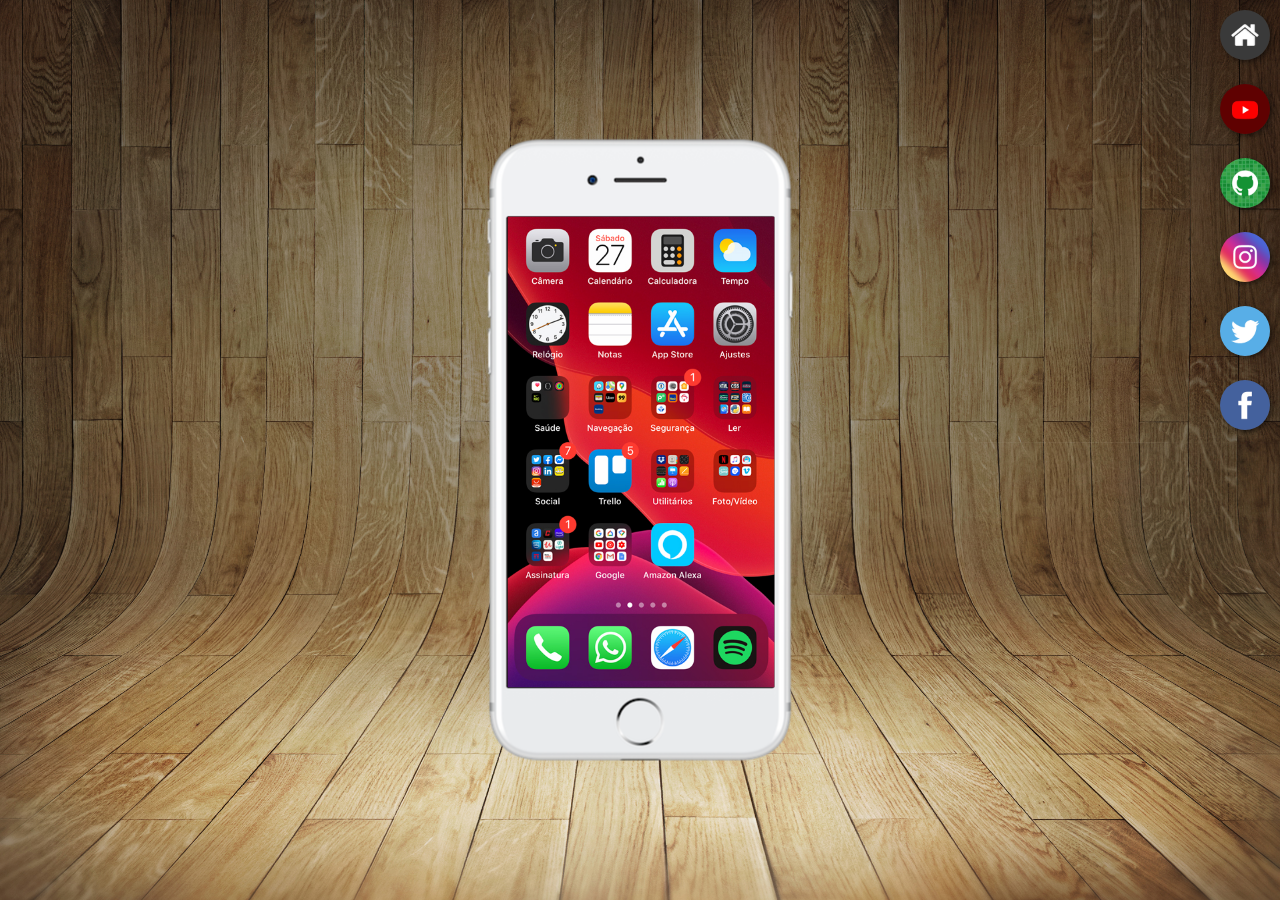
<file: index.html>
<!DOCTYPE html>
<html lang="pt-br">
<head>
    <meta charset="UTF-8">
    <meta name="viewport" content="width=device-width, initial-scale=1.0">
    <link rel="shortcut icon" href="favicon.ico" type="image/x-icon">
    <link rel="stylesheet" href="estilos/style.css">
    <title>Projeto Redes Sociais</title>
</head>
<body>
    <main>
        <section id="telefone">
            <iframe src="home.html" frameborder="0" name="tela" id="tela"></iframe>
        </section>
        <section id="redes-sociais">
            <a href="home.html" target="tela"><img src="imagens/logo-home.jpg" alt=""></a><br>

            <a href="youtube.html" target="tela"><img src="imagens/logo-youtube.jpg" alt=""></a><br>

            <a href="github.html" target="tela"><img src="imagens/logo-github.jpg" alt=""></a><br>

            <a href="instagram.html" target="tela"><img src="imagens/logo-instagram.jpg" alt=""></a><br>

            <a href="twitter.html" target="tela"><img src="imagens/logo-twitter.jpg" alt=""></a><br>

            <a href="facebook.html" target="tela"><img src="imagens/logo-facebook.jpg" alt=""></a>
        </section>
    </main>
</body>
</html>
</file>
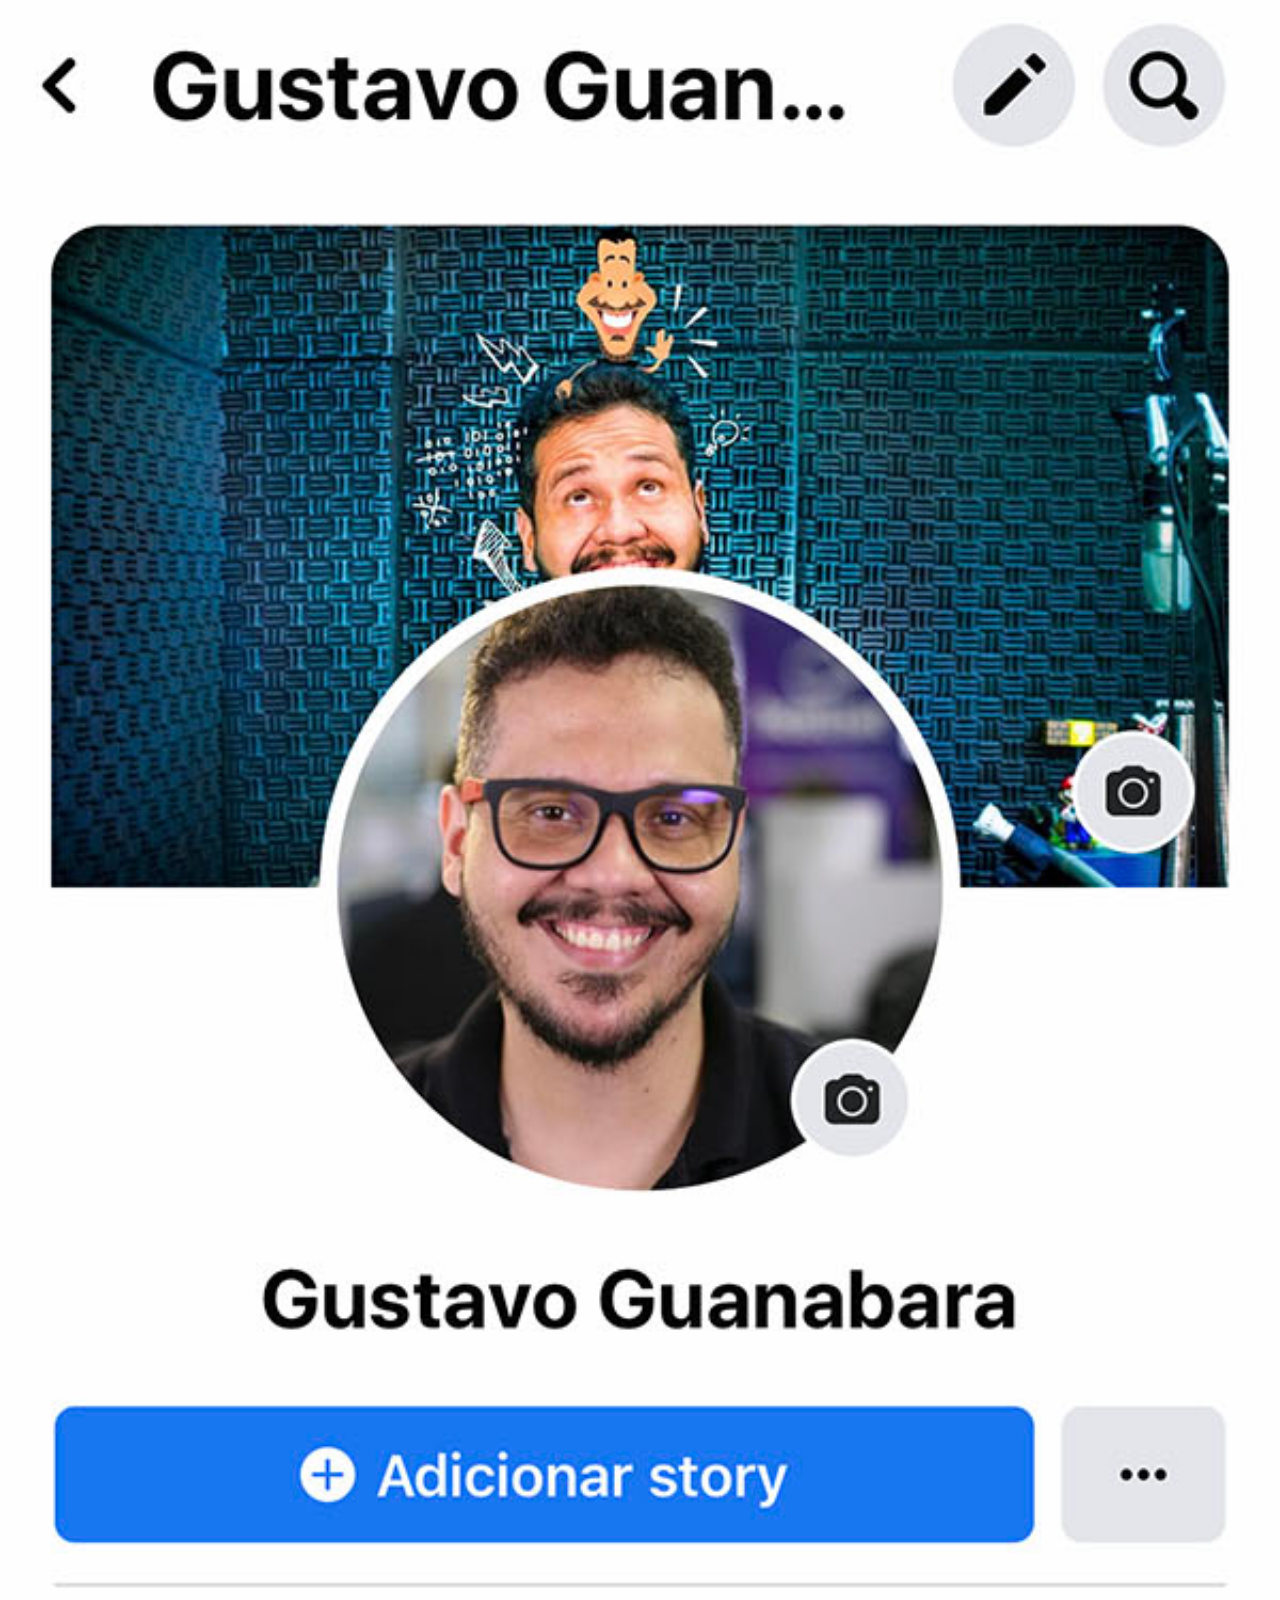
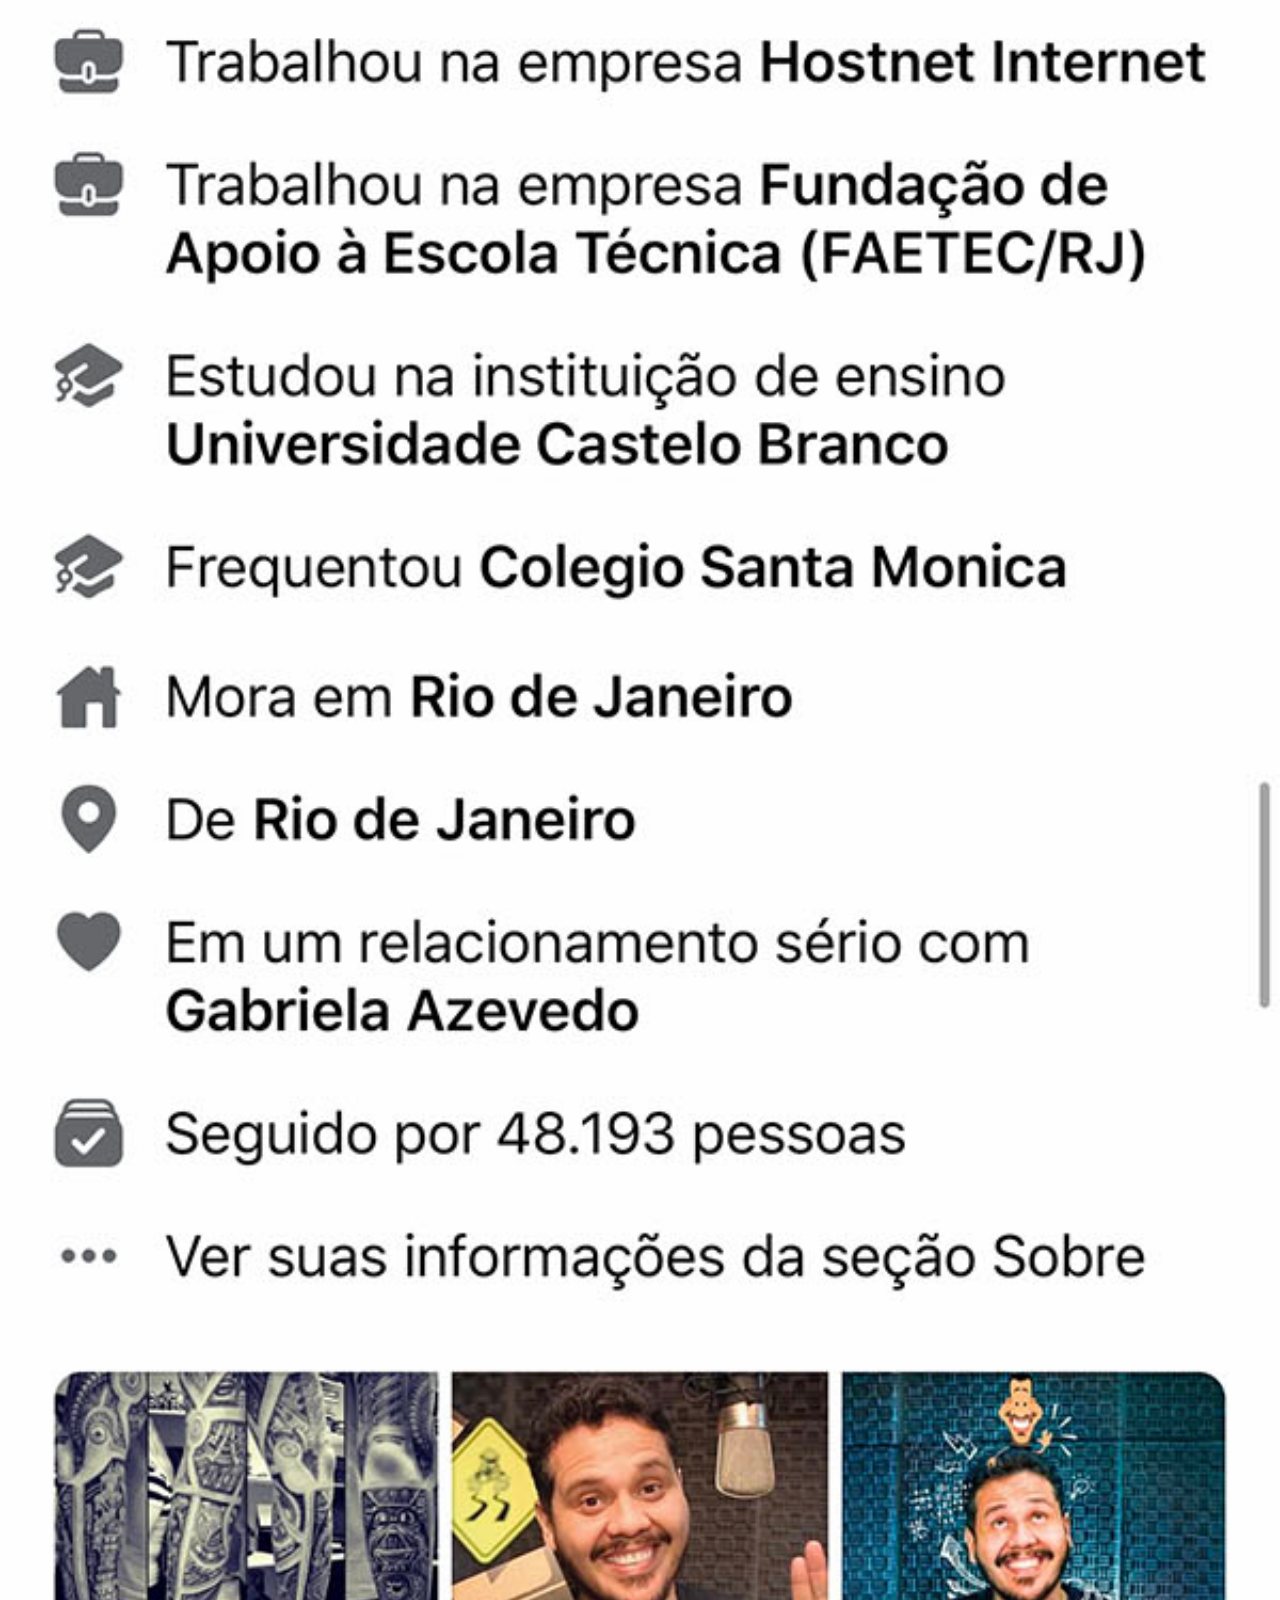
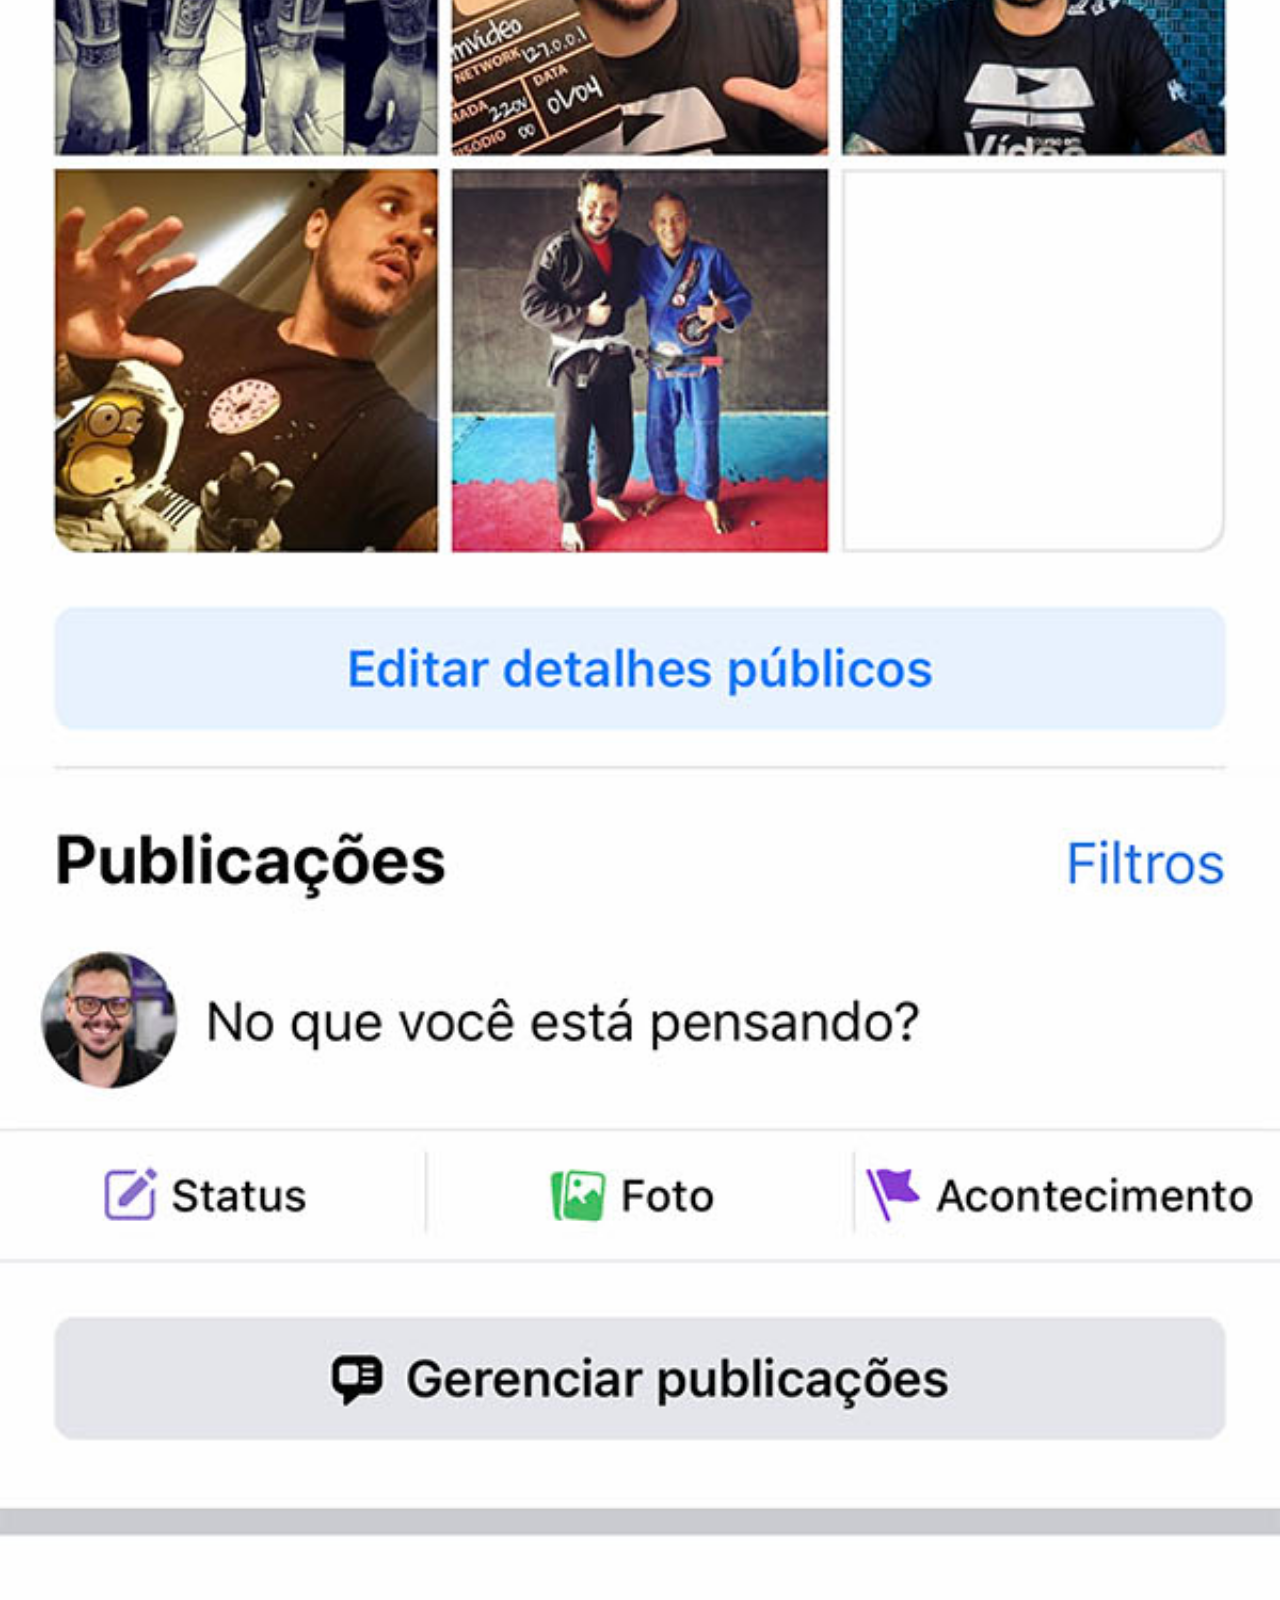
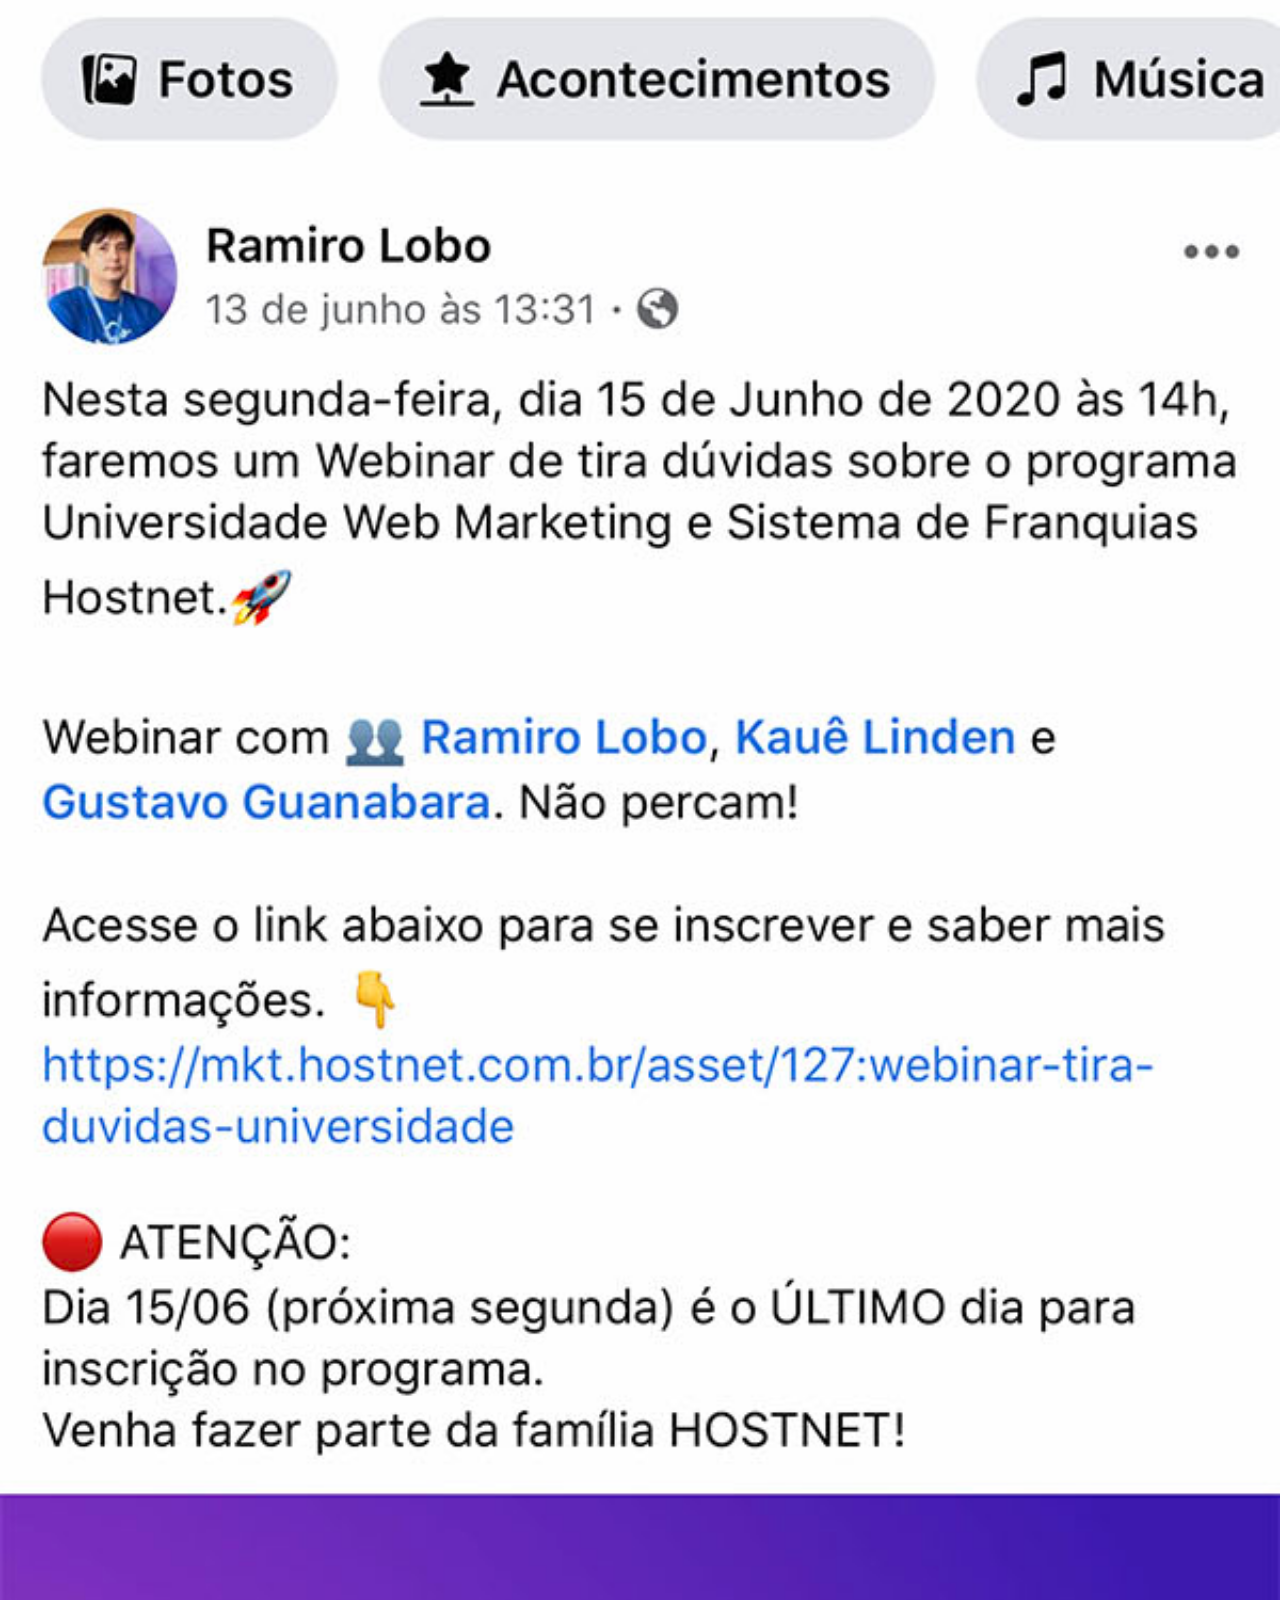
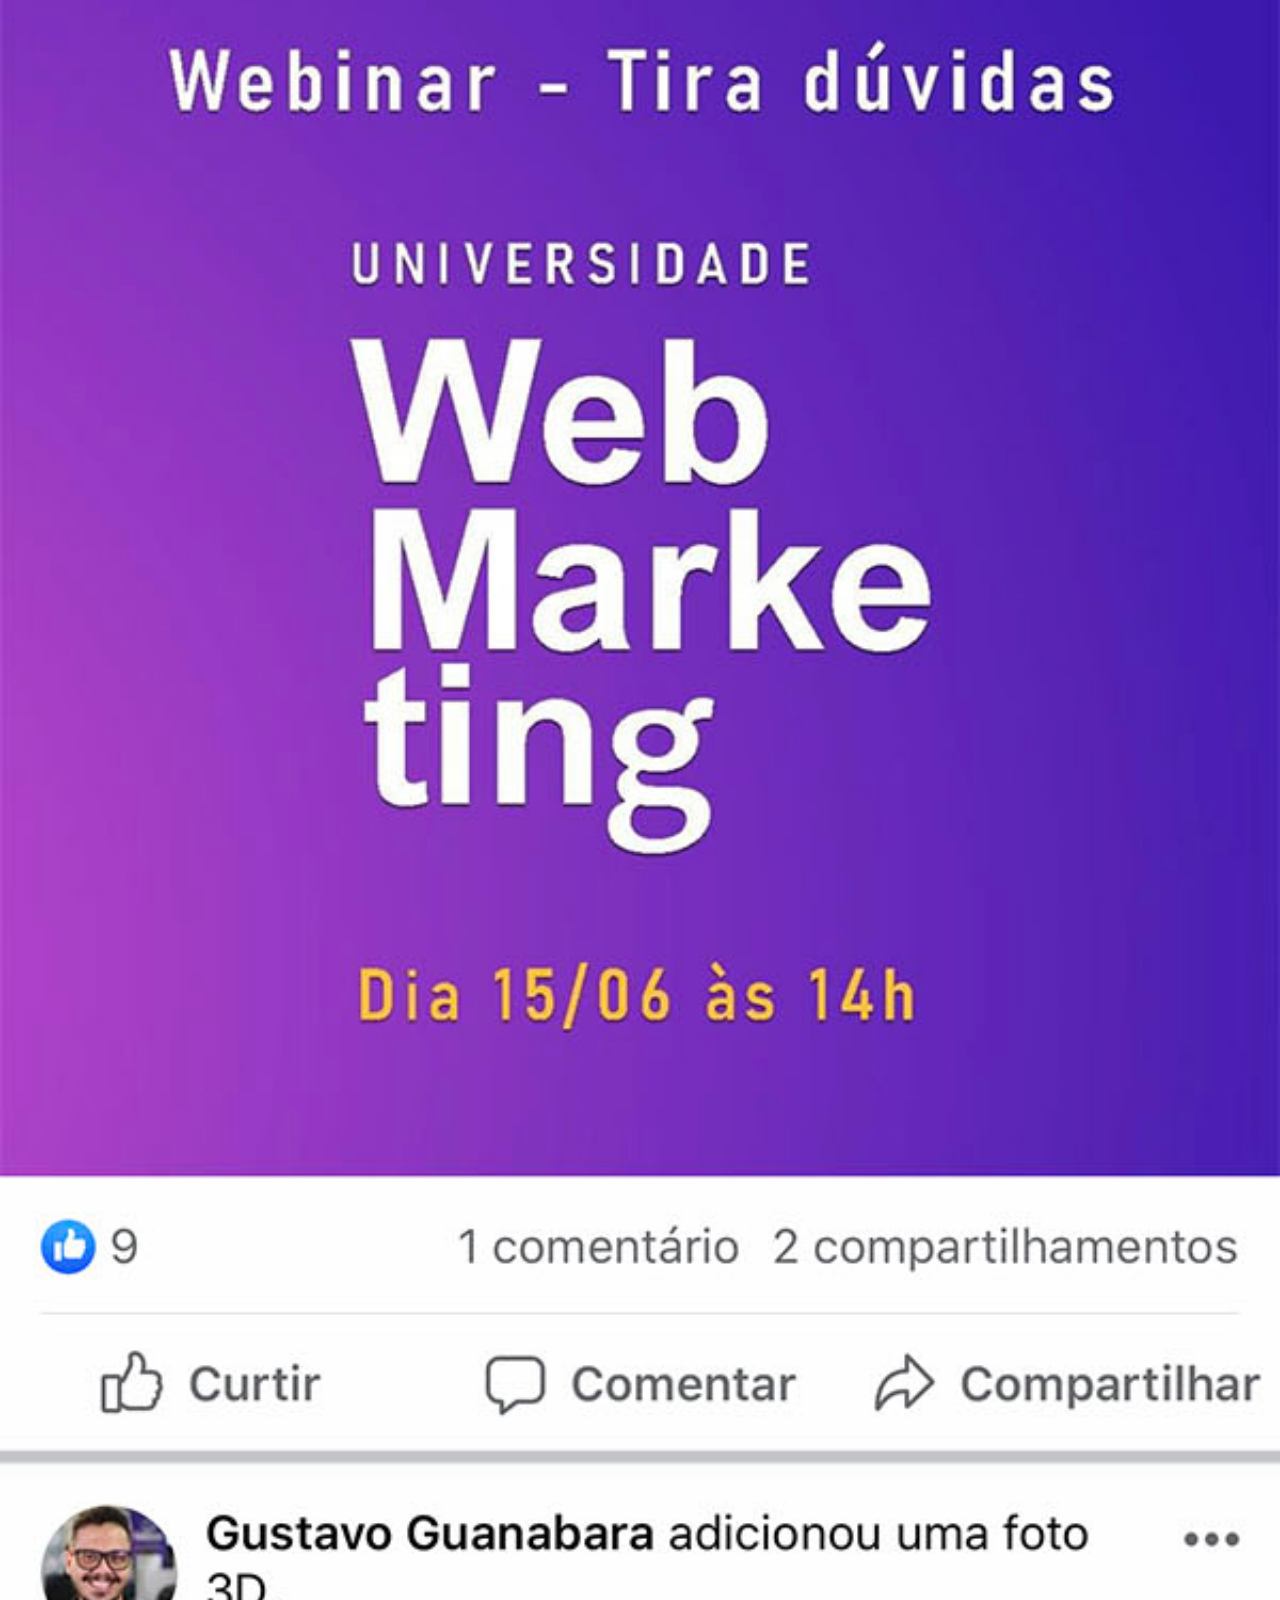
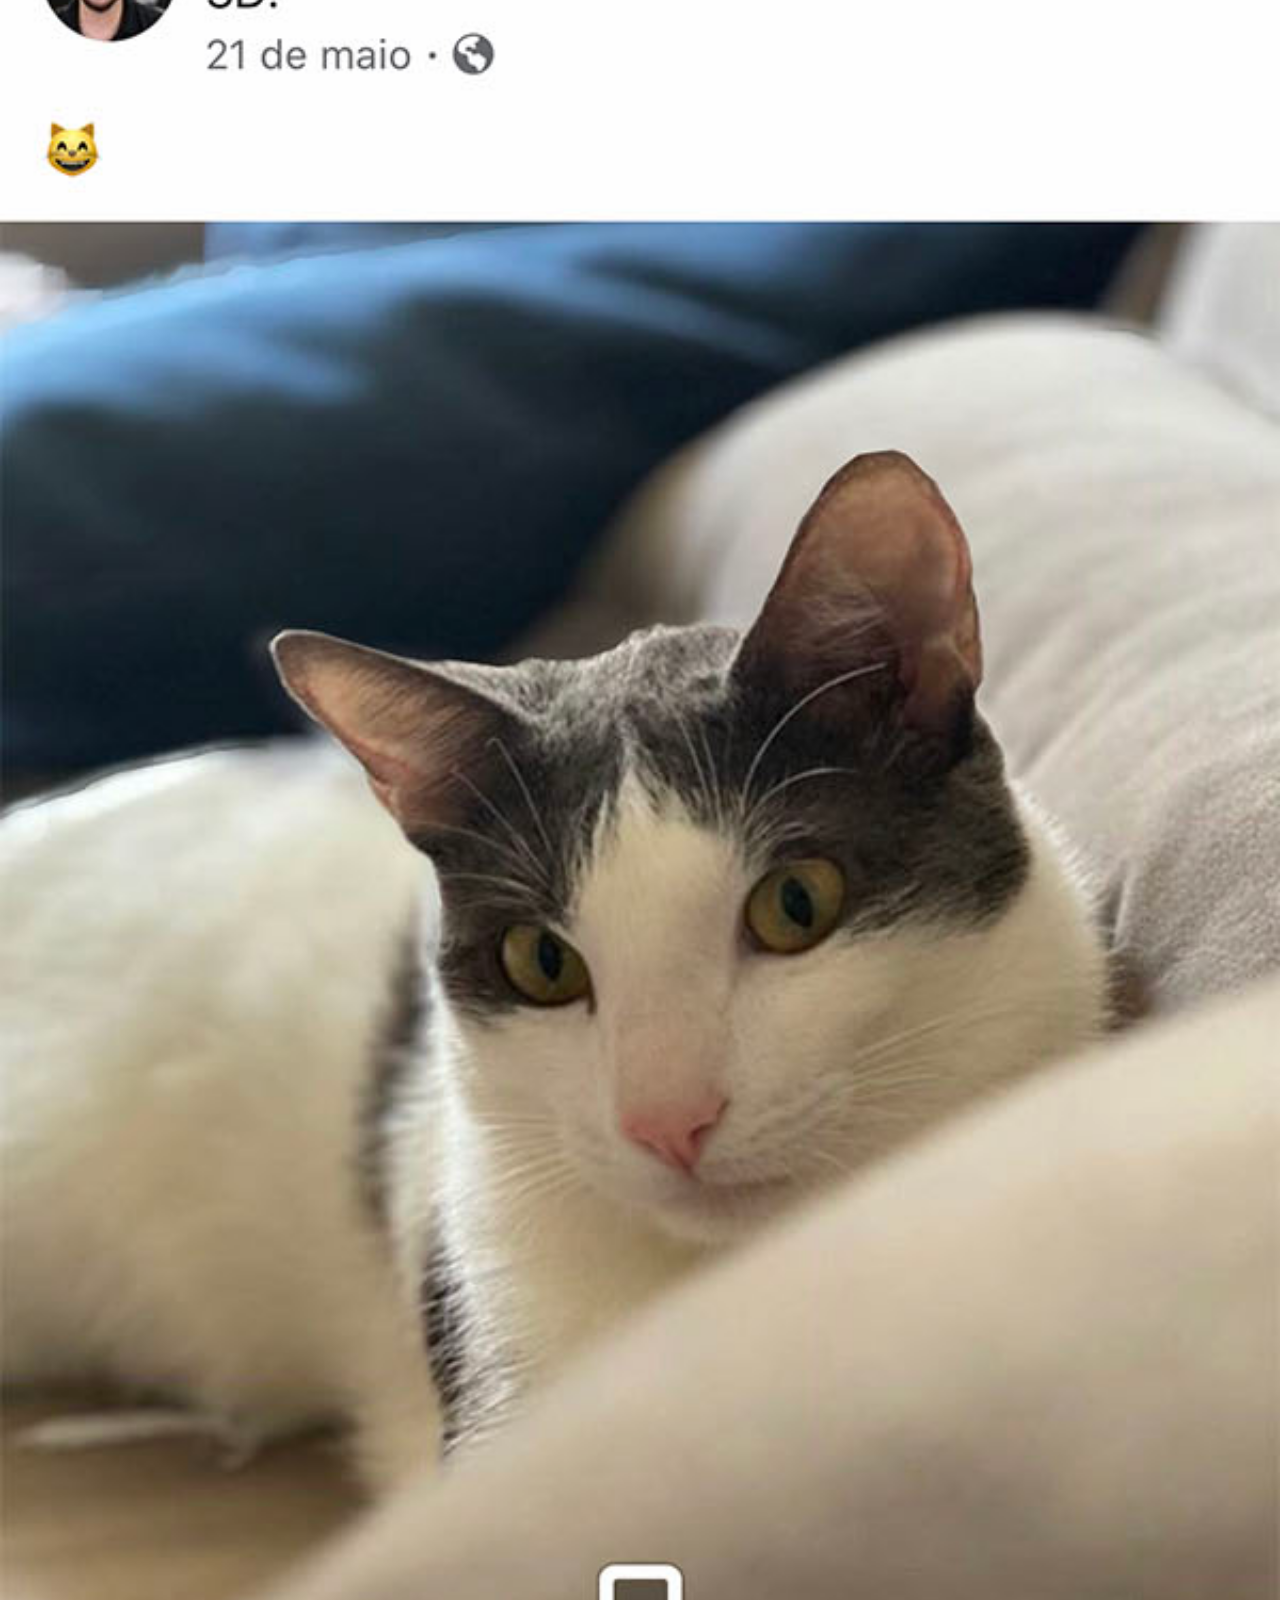
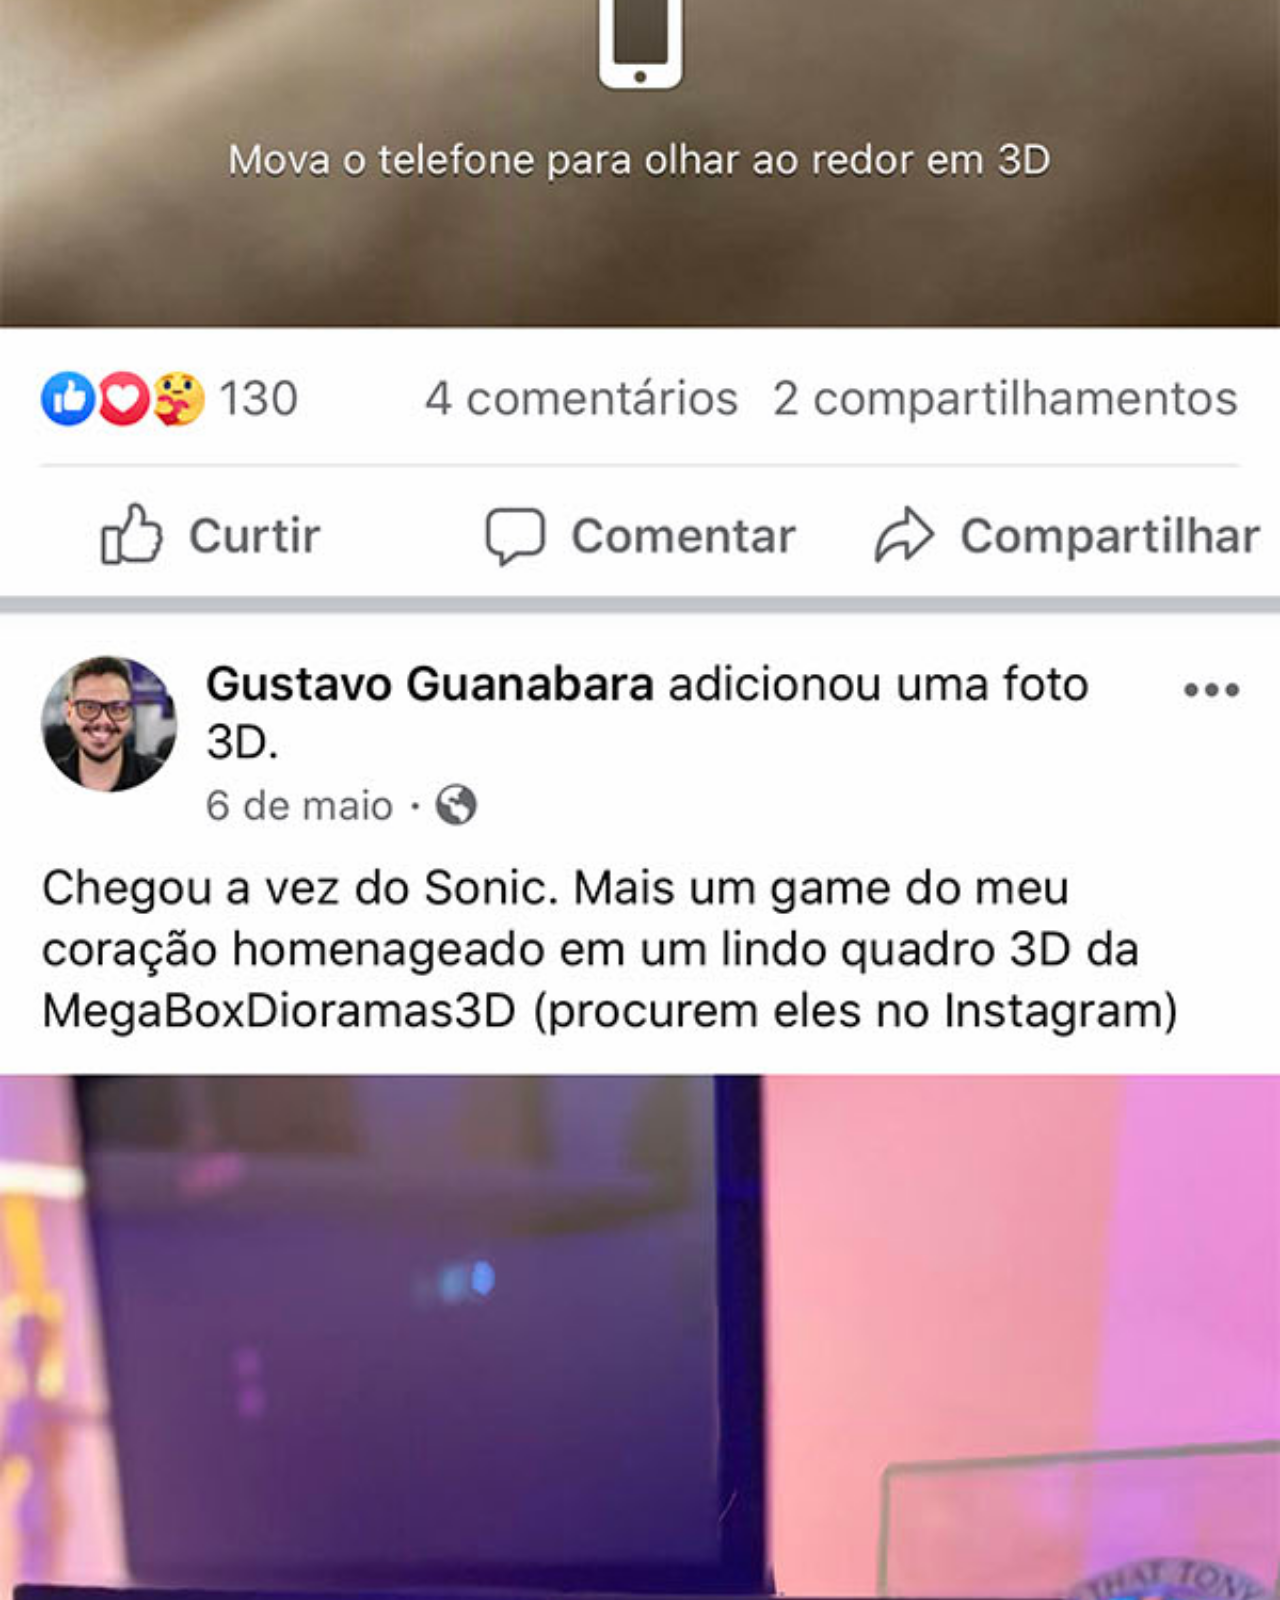
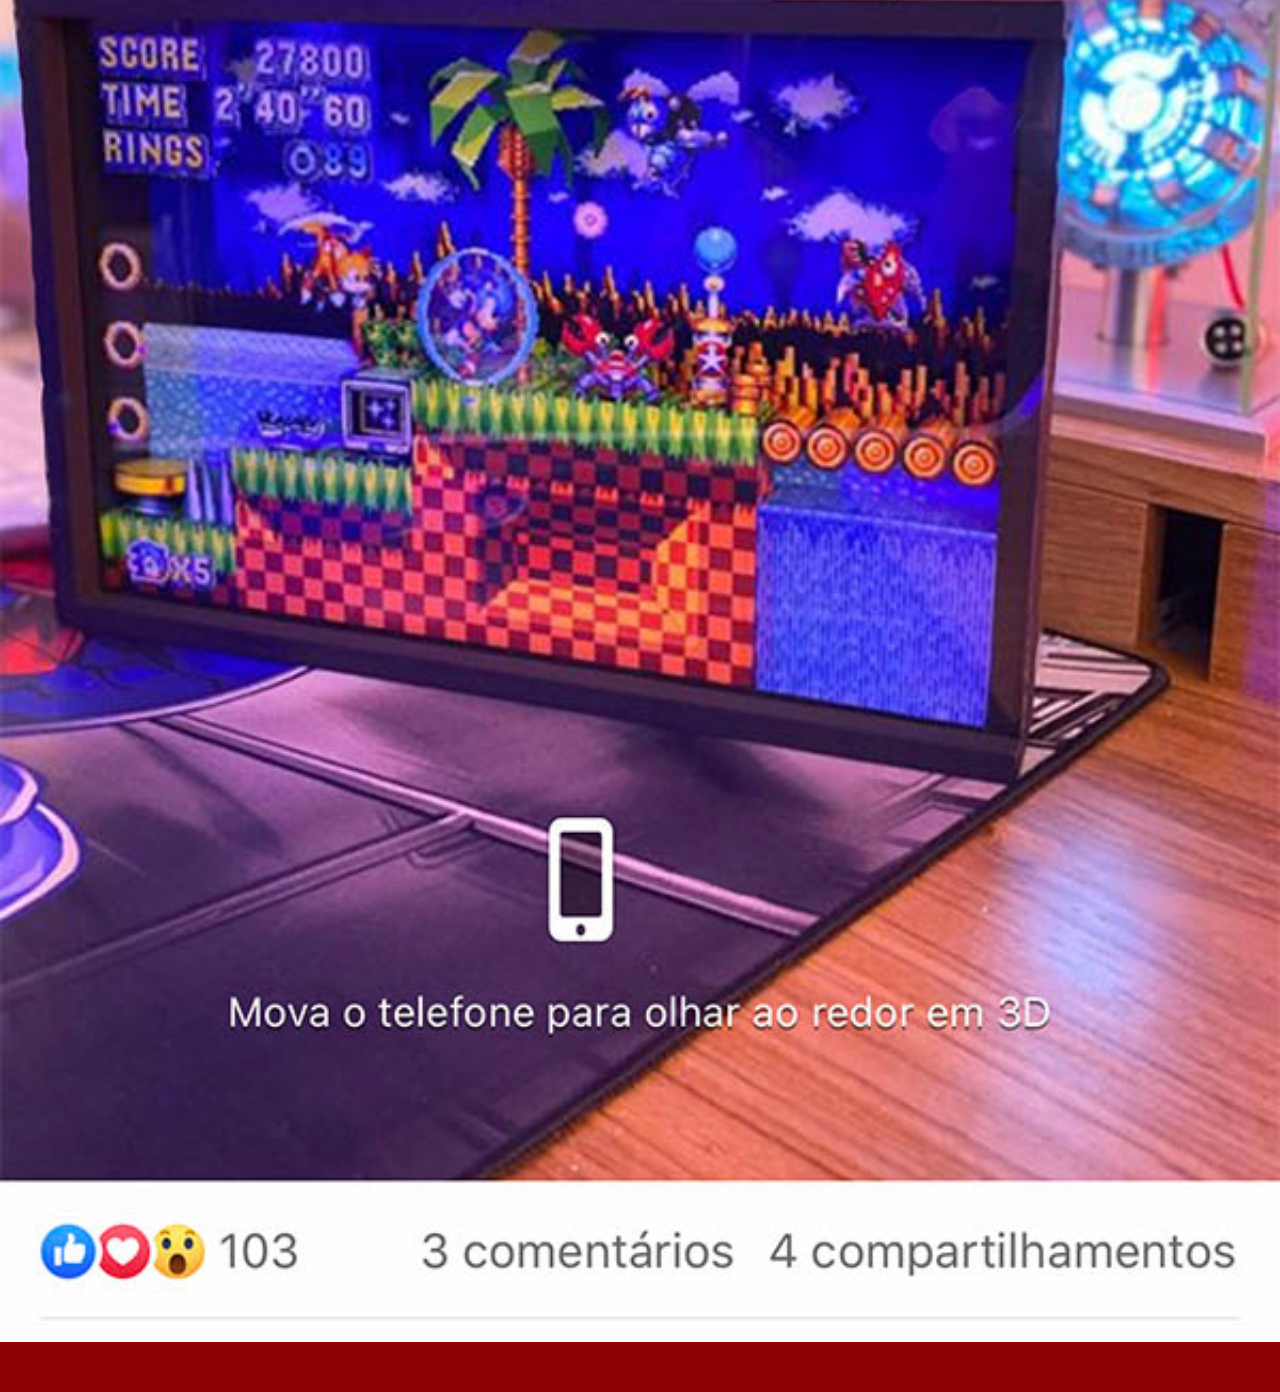
<file: facebook.html>
<!DOCTYPE html>
<html lang="pt=br">
<head>
    <meta charset="UTF-8">
    <meta name="viewport" content="width=device-width, initial-scale=1.0">
    <title>Facebook</title>
    <link rel="stylesheet" href="estilos/social.css">
</head>
<body>
    <img src="imagens/tela-facebook.jpg" alt="Facebook">
    <a href="https://www.facebook.com/gustavoguanabara/?locale=pt_BR" target="_blank"></a>
</body>
</html>
</file>
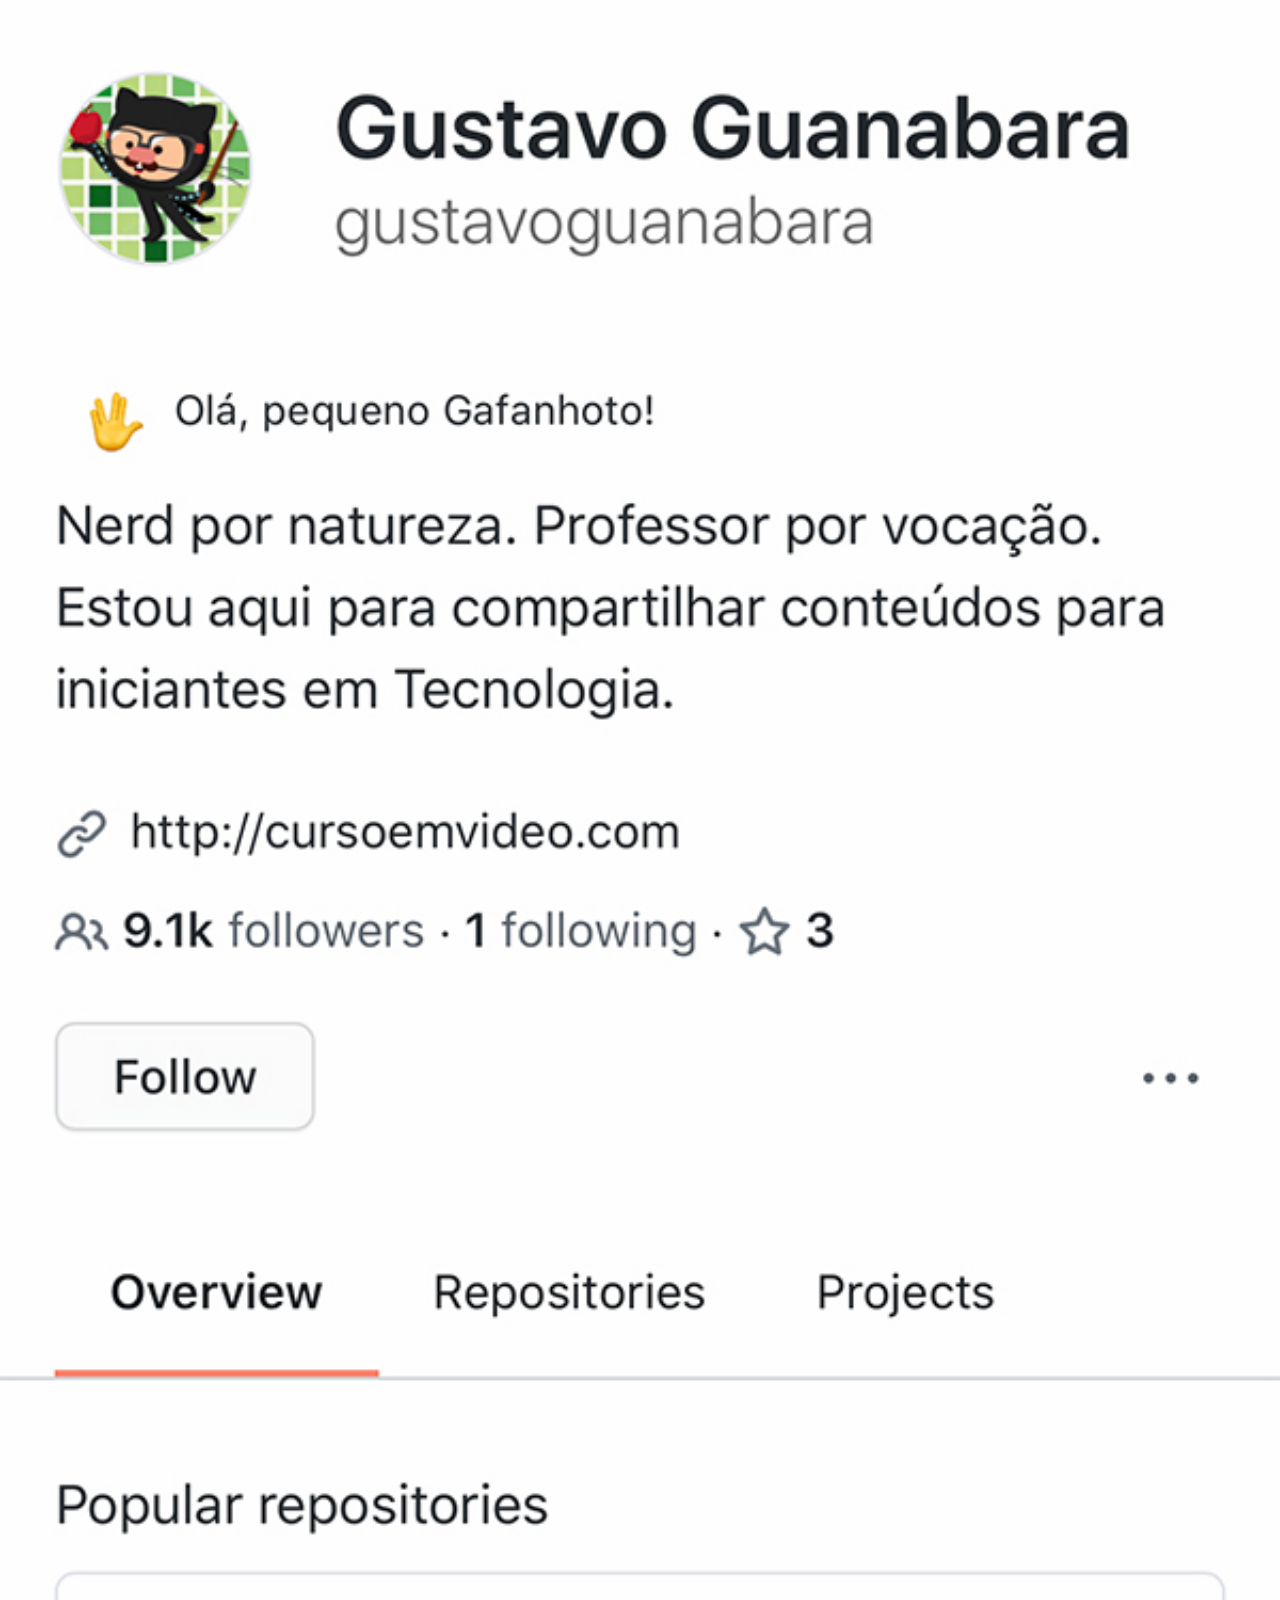
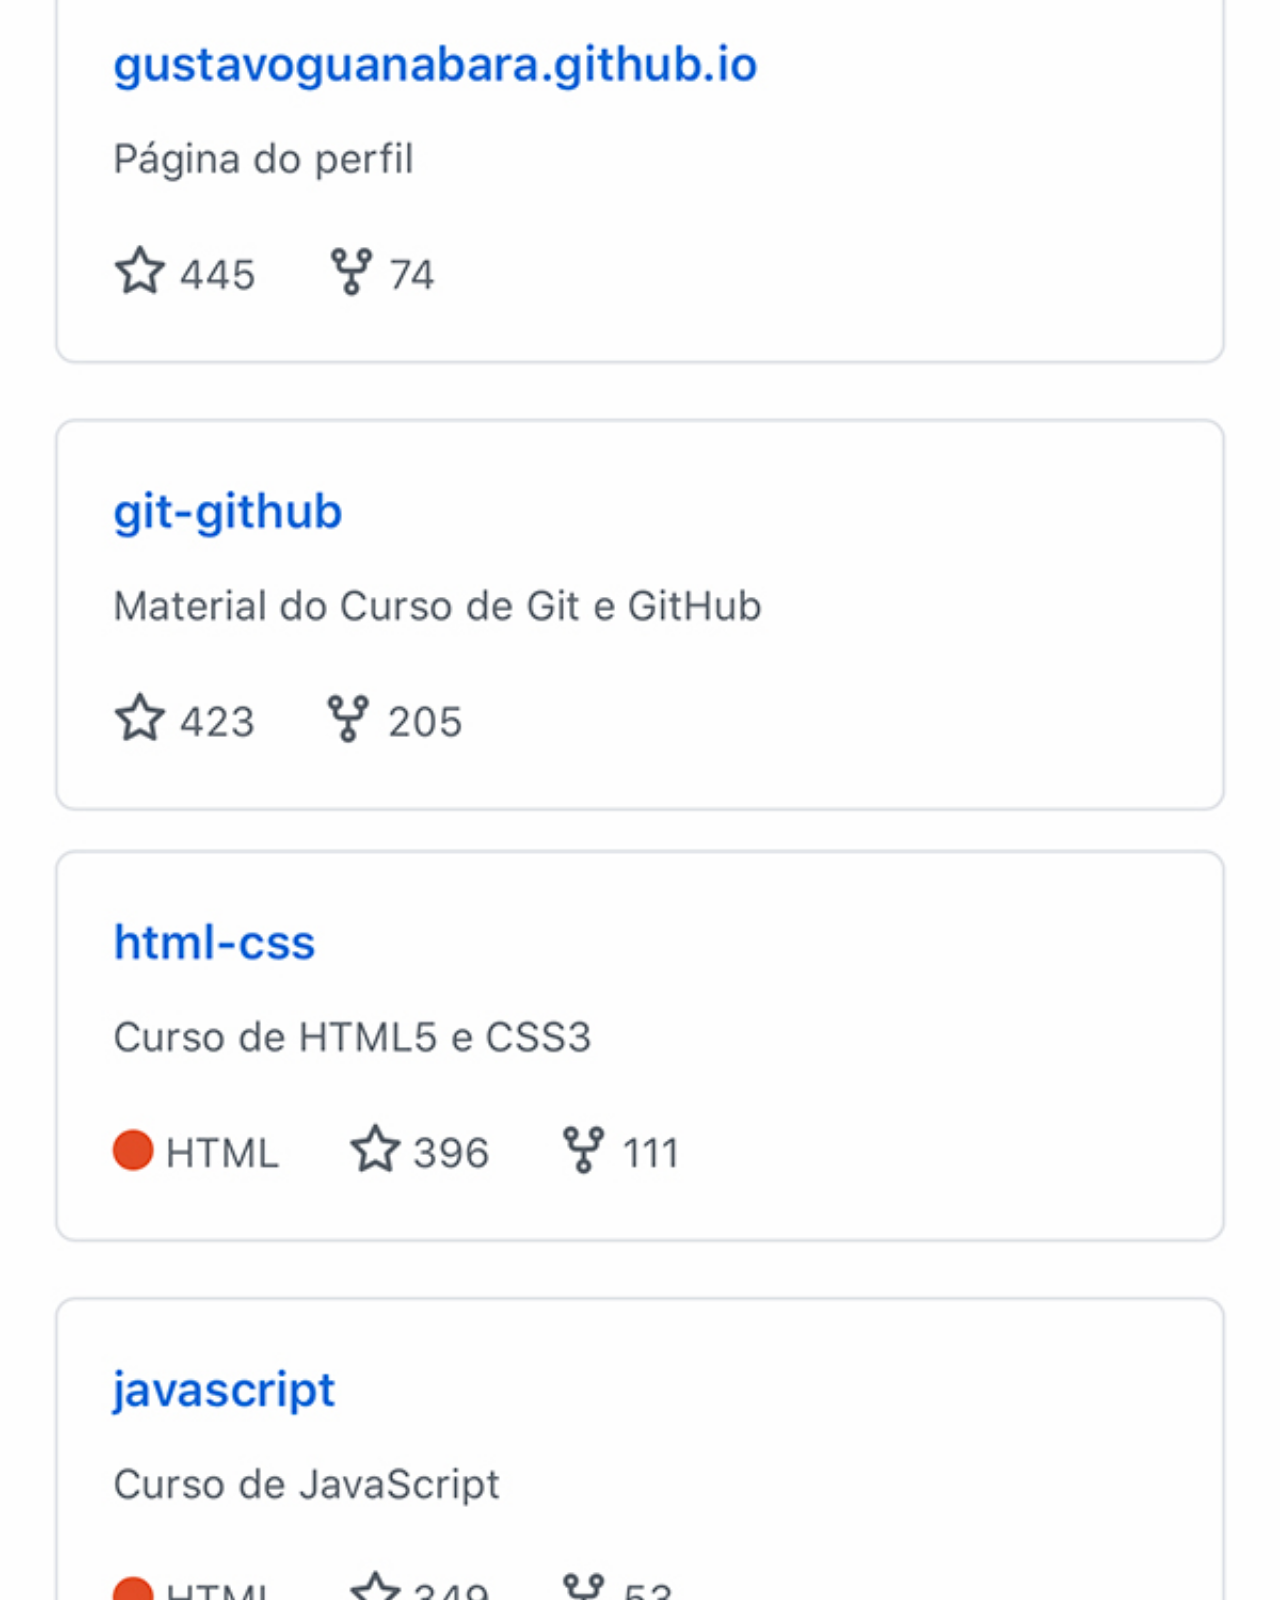
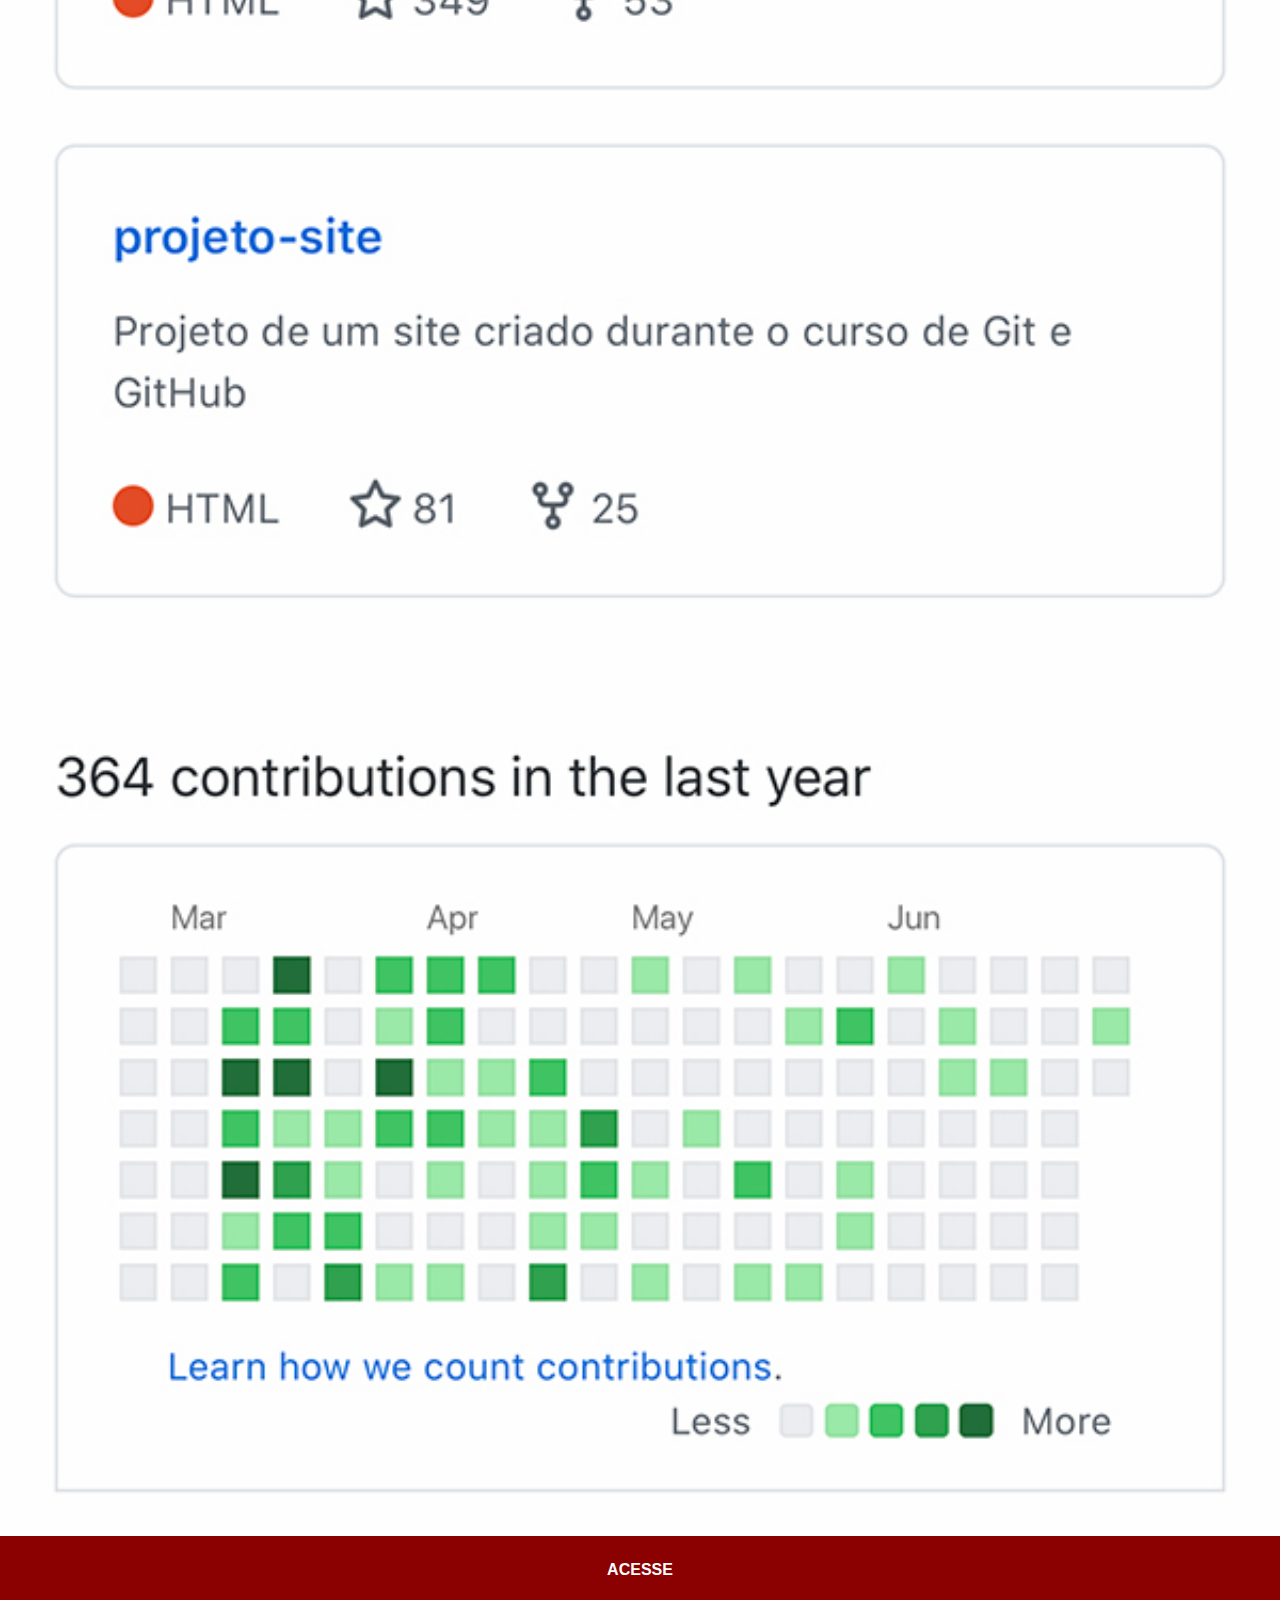
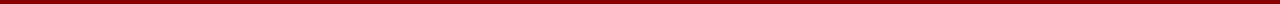
<file: github.html>
<!DOCTYPE html>
<html lang="pt-br">
<head>
    <meta charset="UTF-8">
    <meta name="viewport" content="width=device-width, initial-scale=1.0">
    <title>GitHub</title>
    <link rel="stylesheet" href="estilos/social.css">
</head>
<body>
    <img src="imagens/tela-github.jpg" alt="GitHub">
    <a href="https://github.com/gustavoguanabara" target="_blank">ACESSE</a>
</body>
</html>
</file>
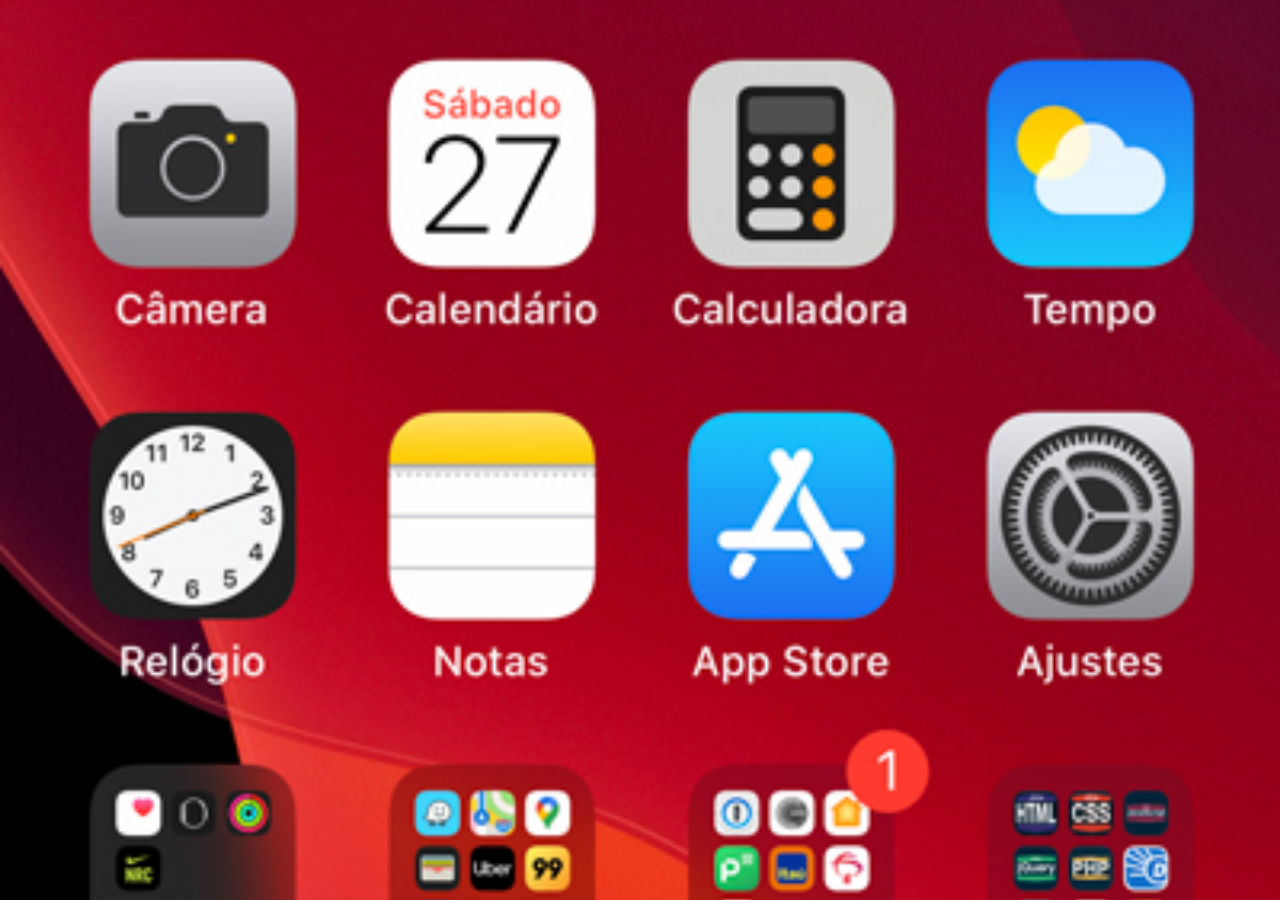
<file: home.html>
<!DOCTYPE html>
<html lang="pt-br">
<head>
    <meta charset="UTF-8">
    <meta name="viewport" content="width=device-width, initial-scale=1.0">
    <title>home</title>
    <style>
        *{
            margin: 0px;
            padding: 0px;
        }

        body{
            width: 100Vw;
            height: 100vh;
            background: black url(imagens/tela-home.jpg) no-repeat top center;
            background-size: cover;
        }
    </style>
</head>
<body>
    
</body>
</html>
</file>
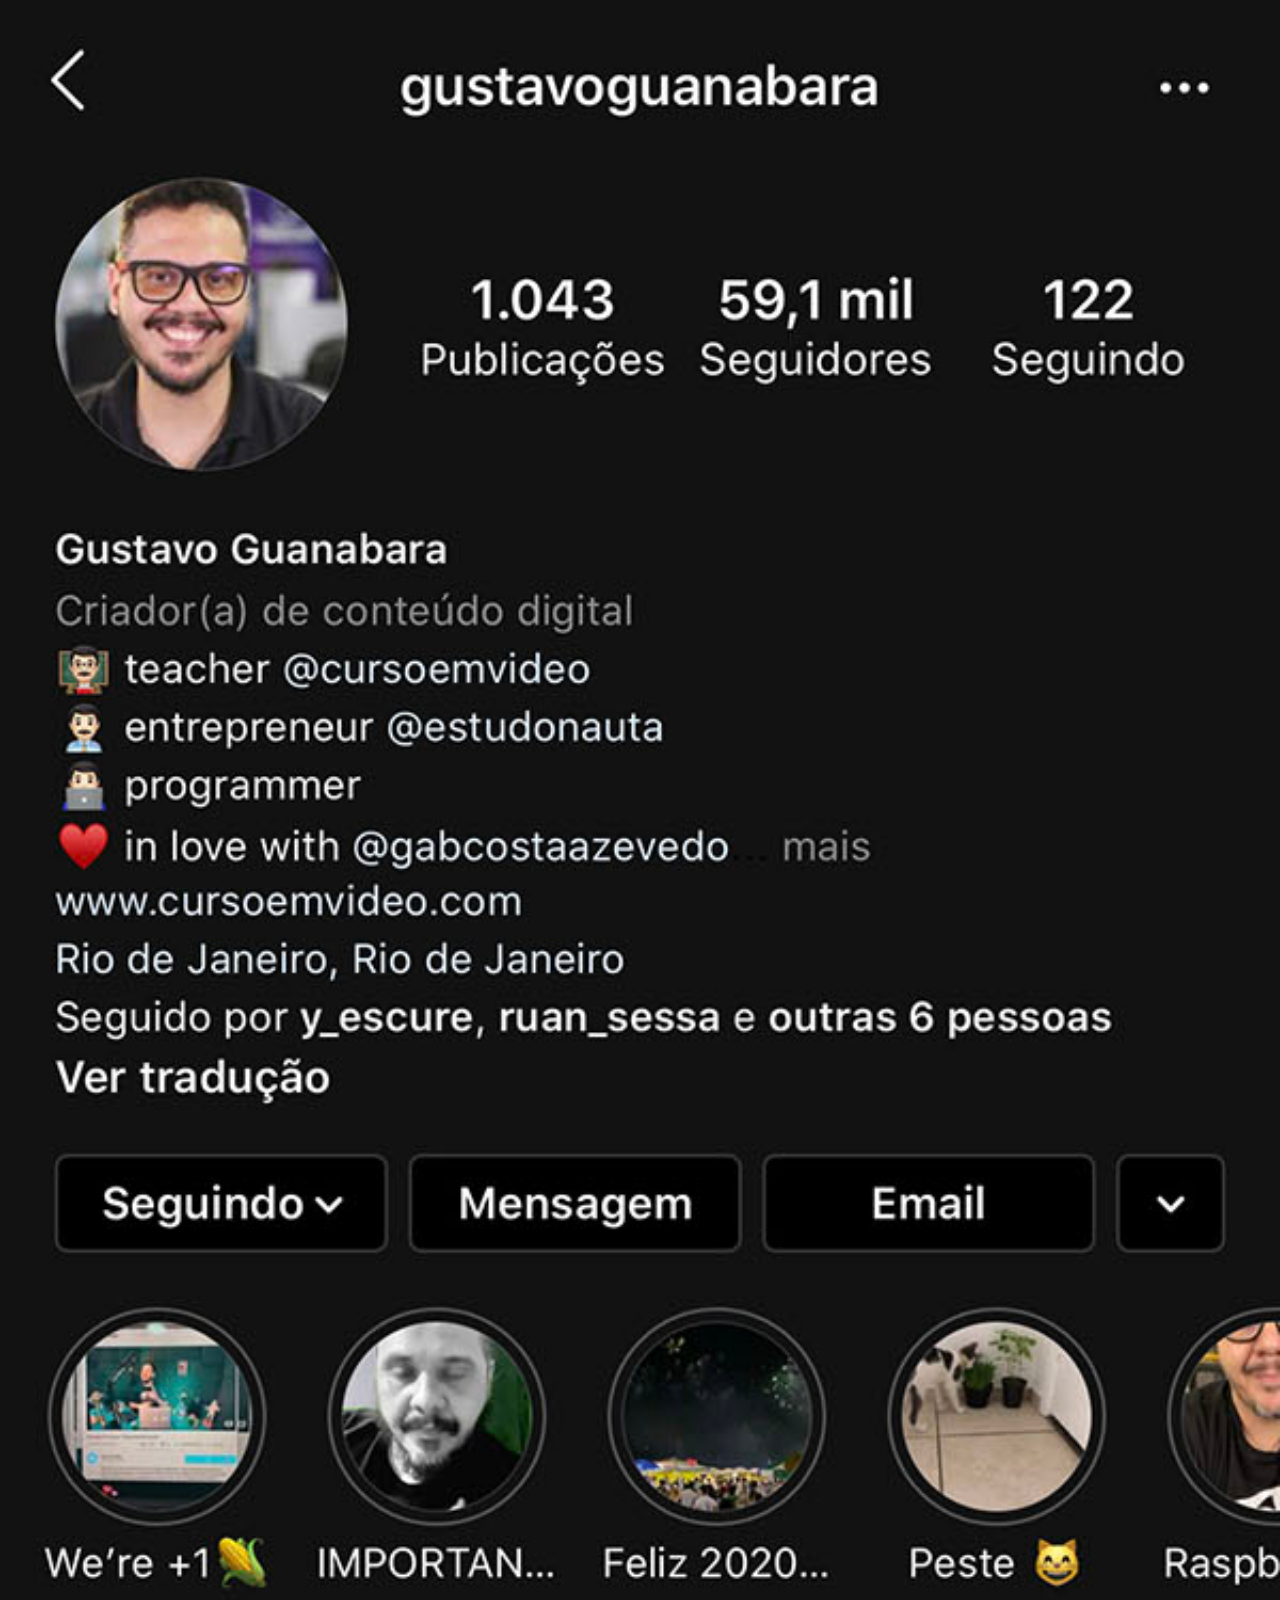
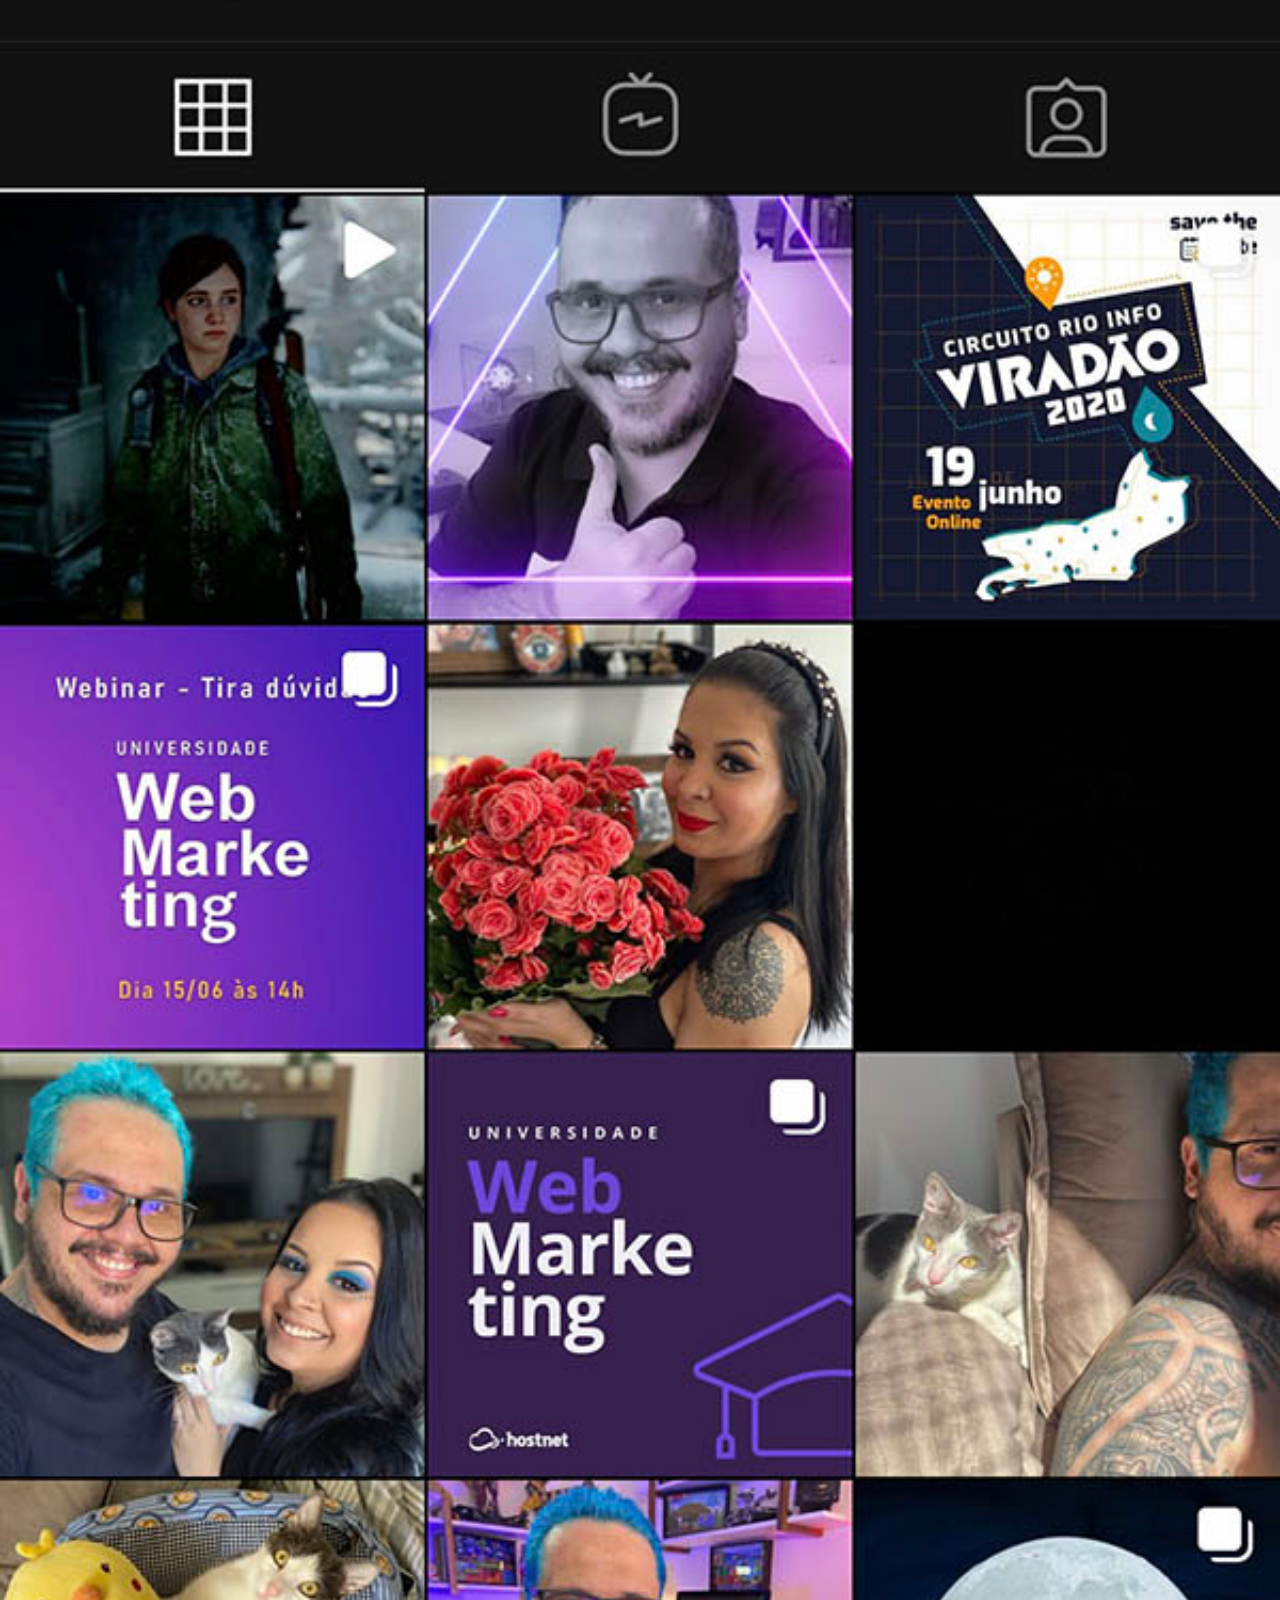
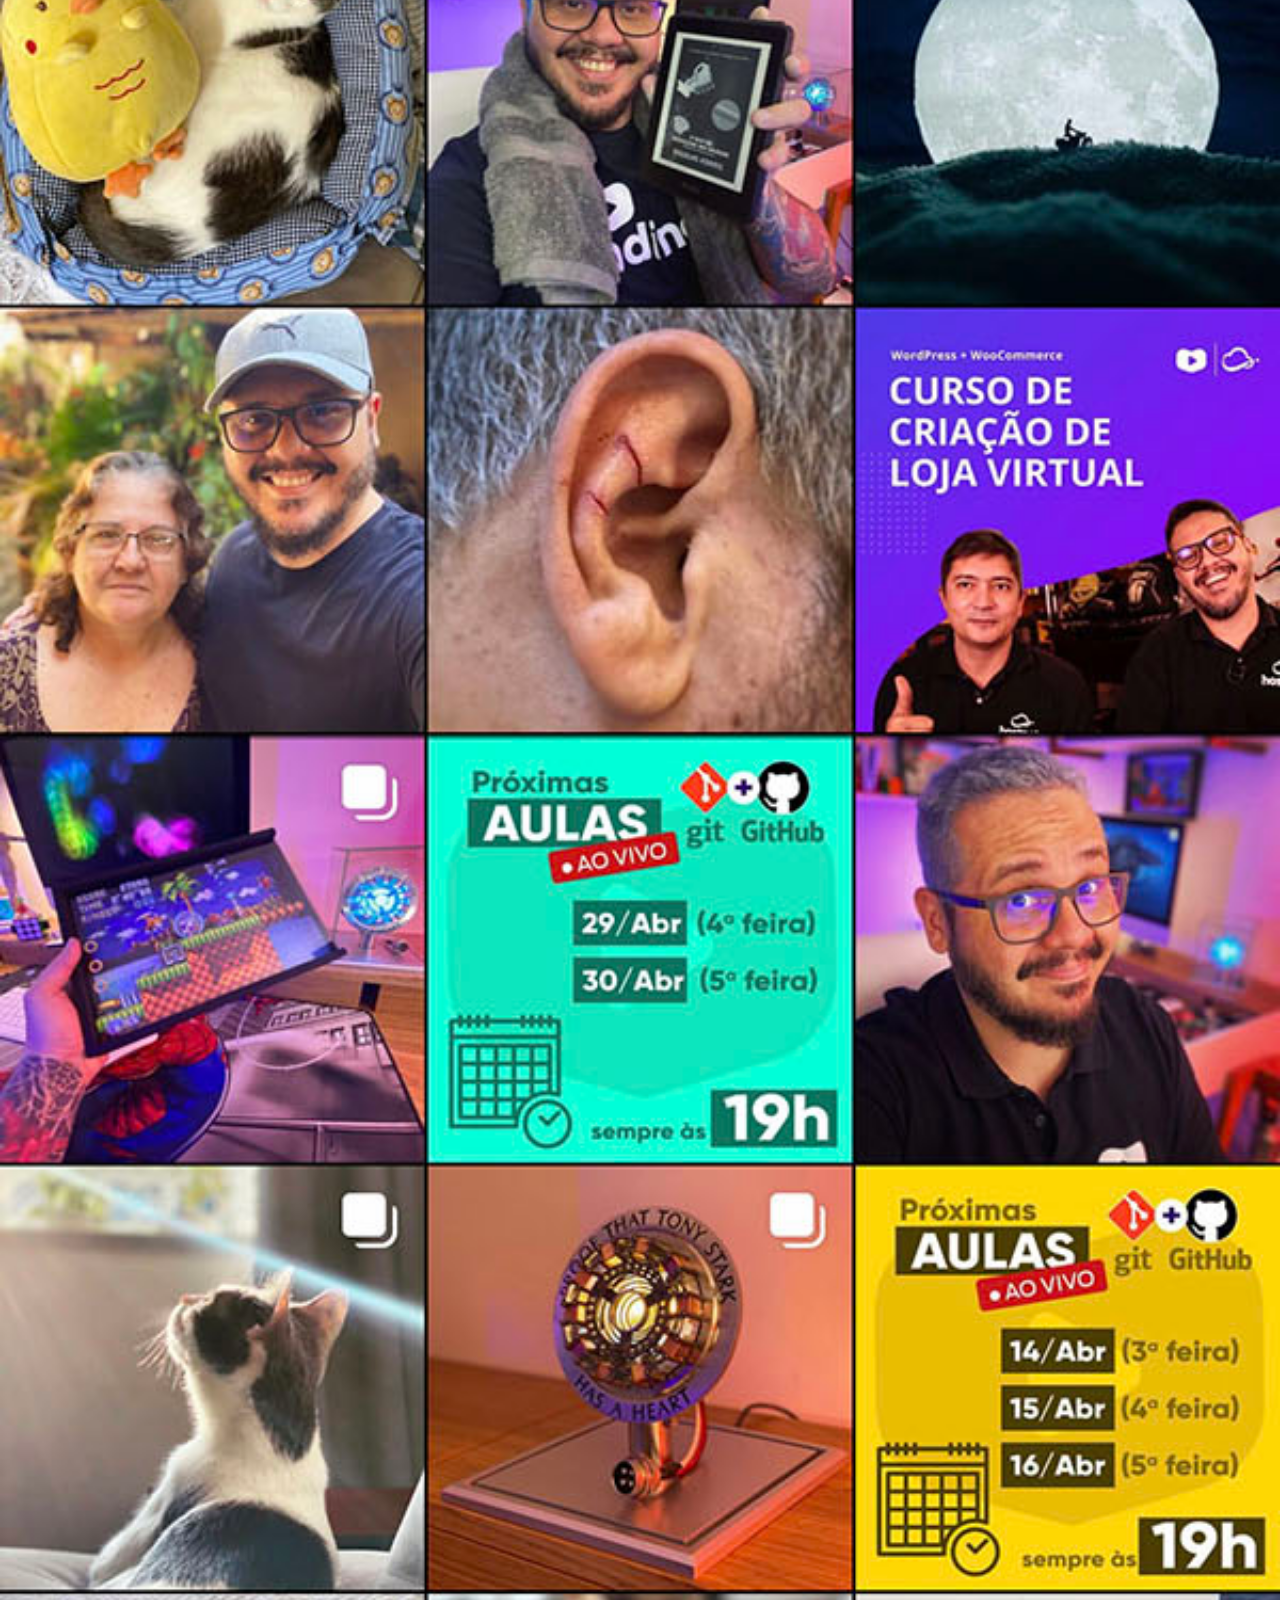
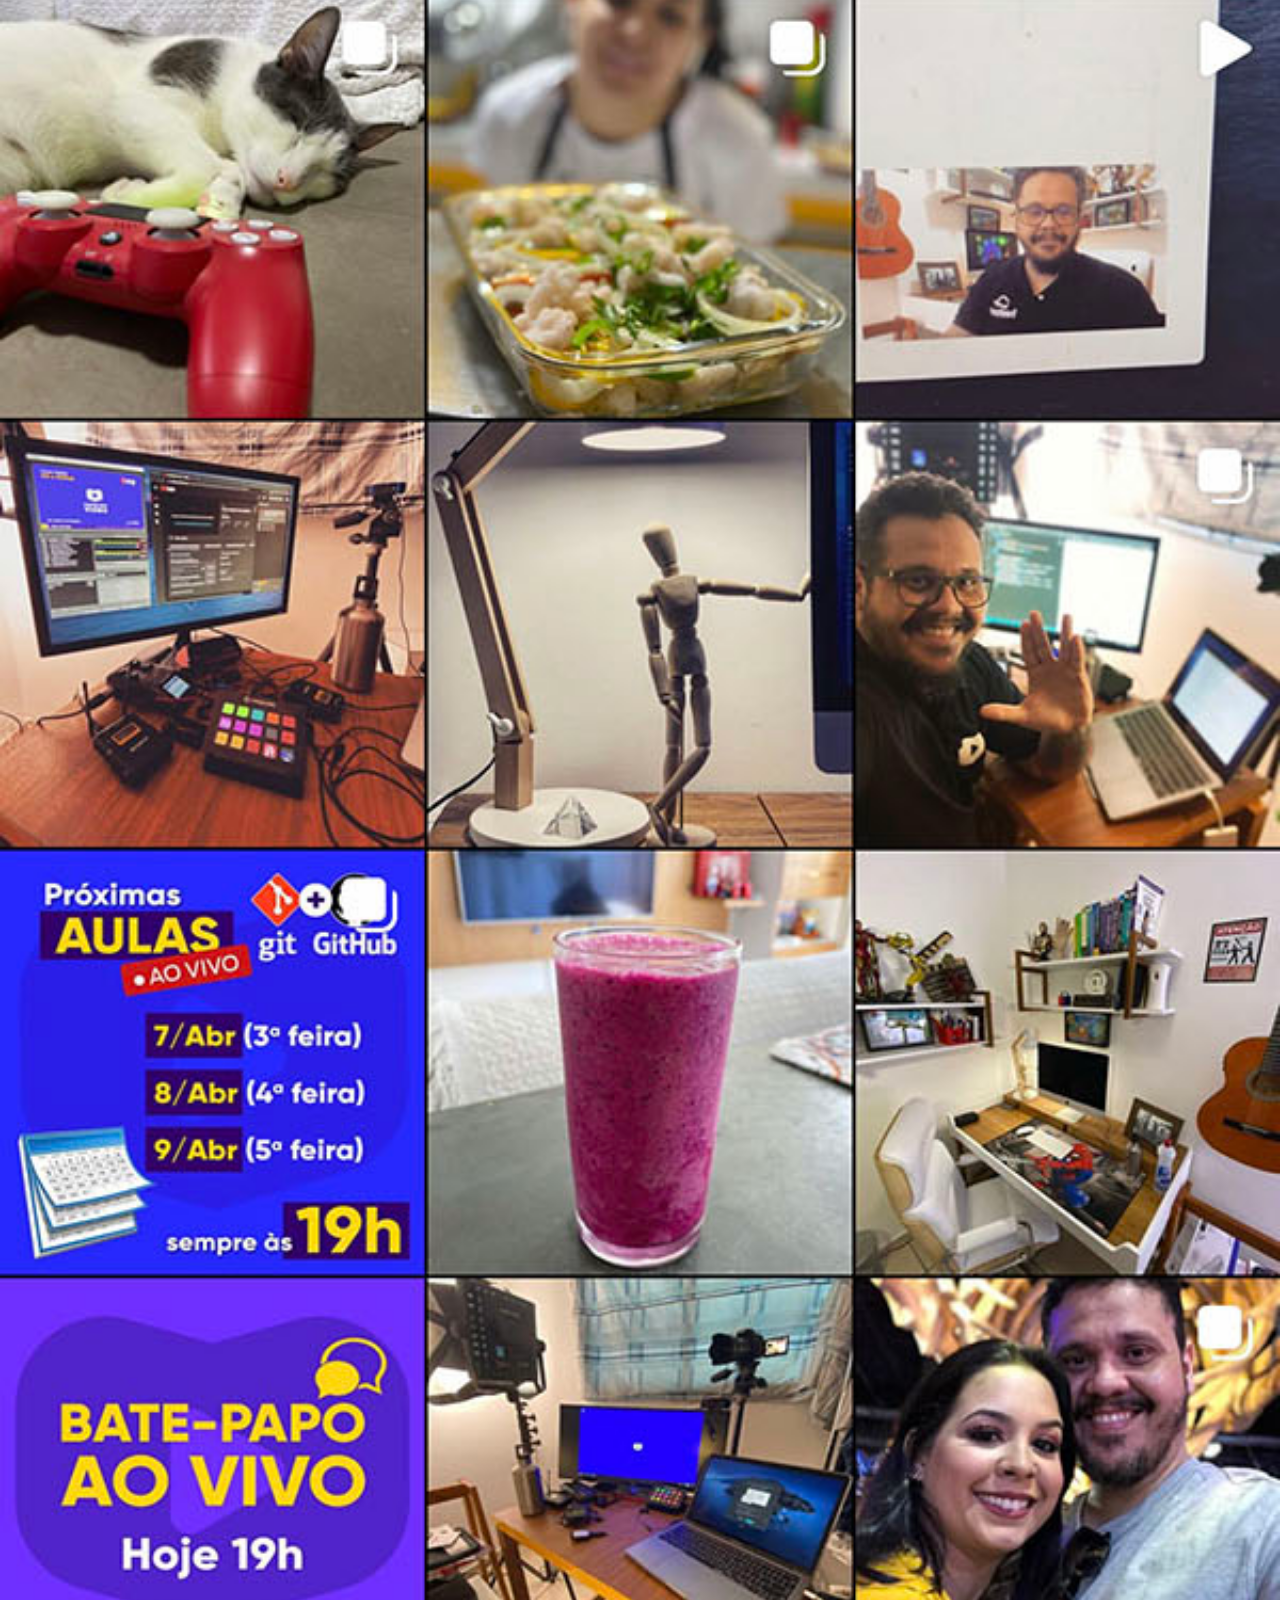
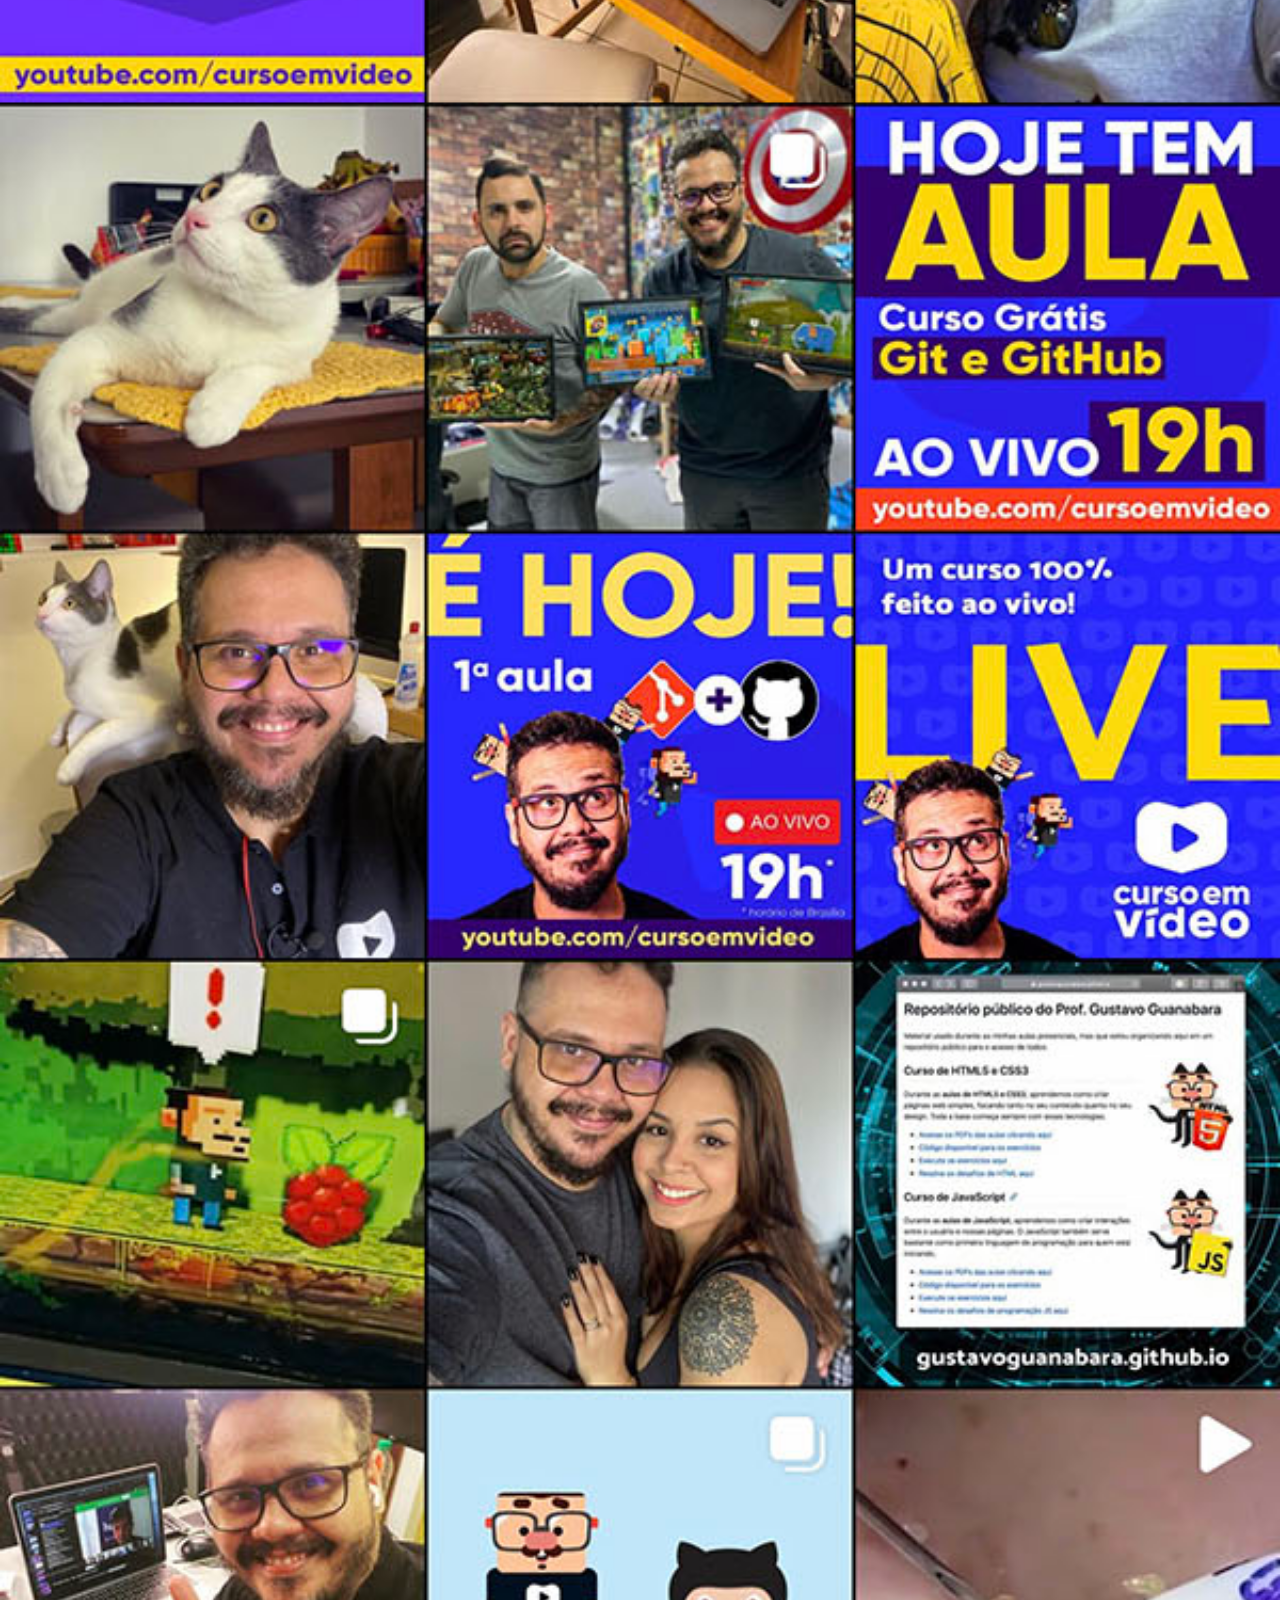
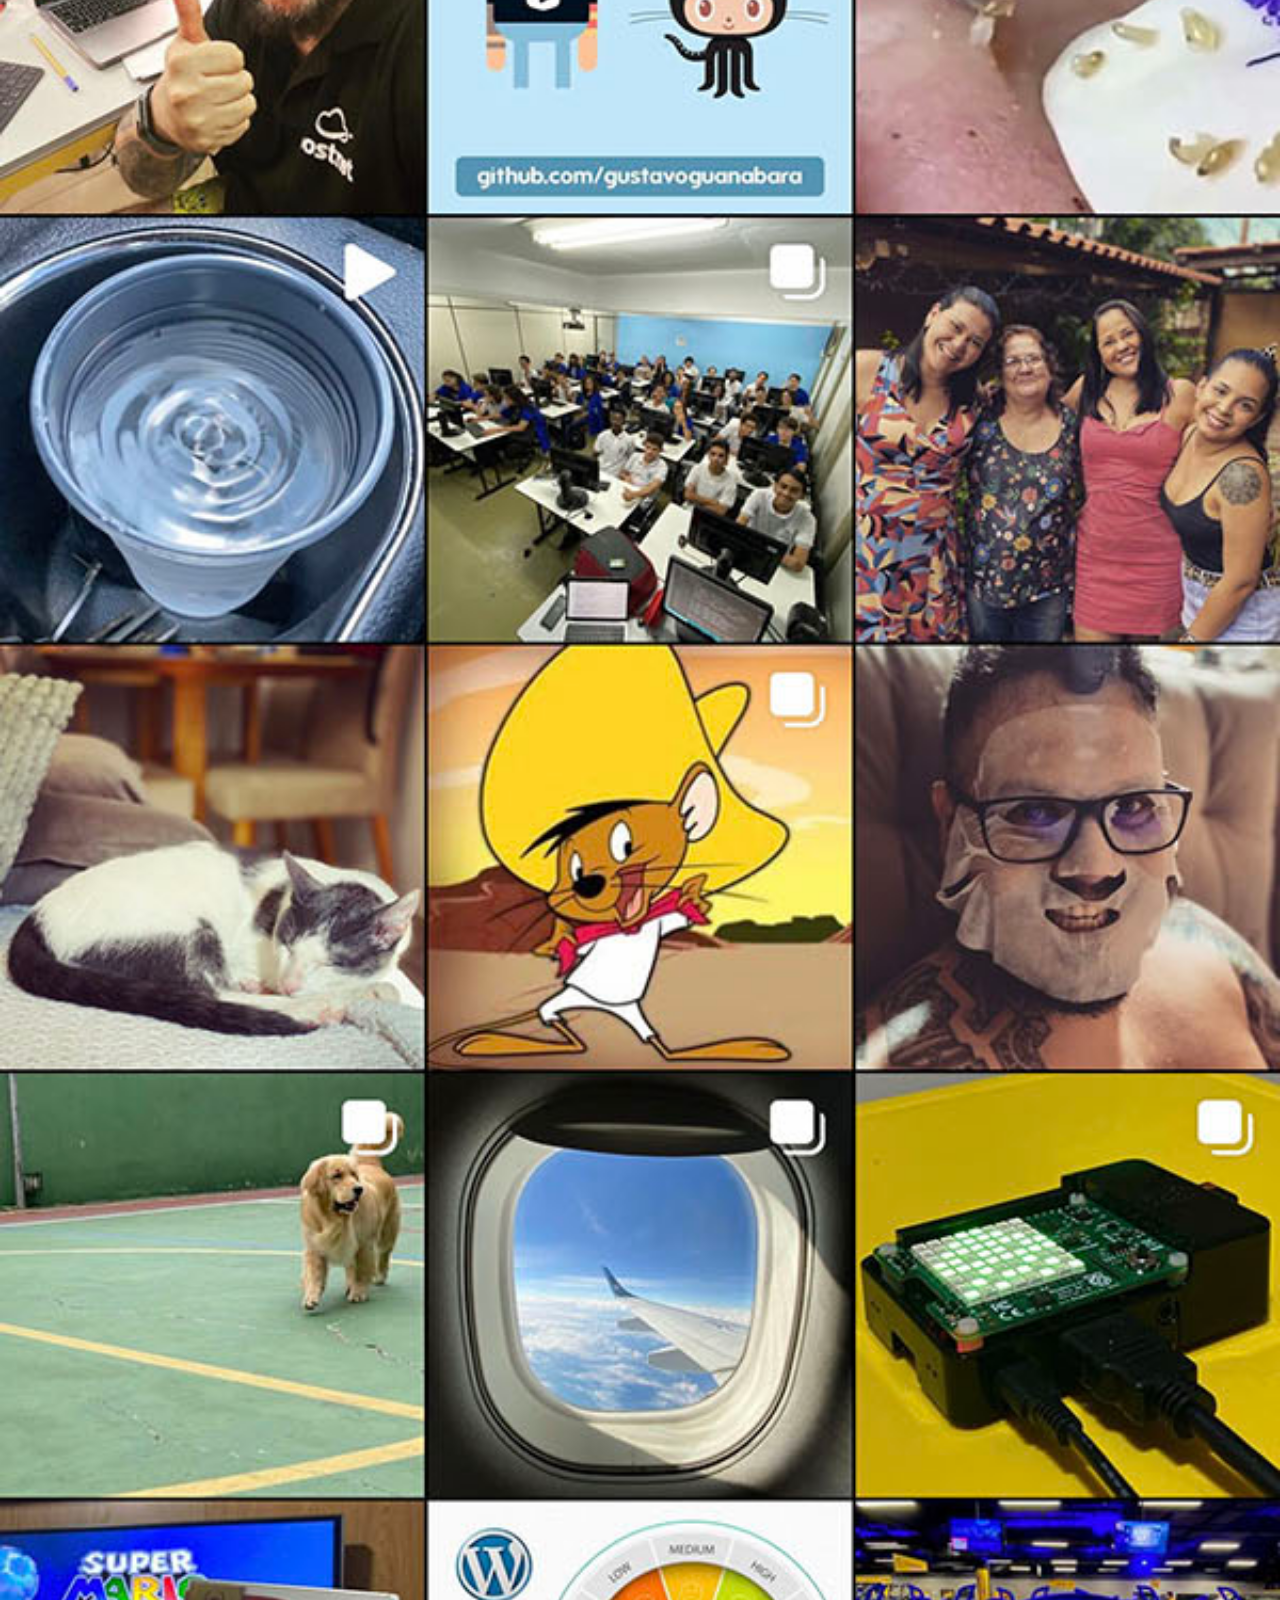
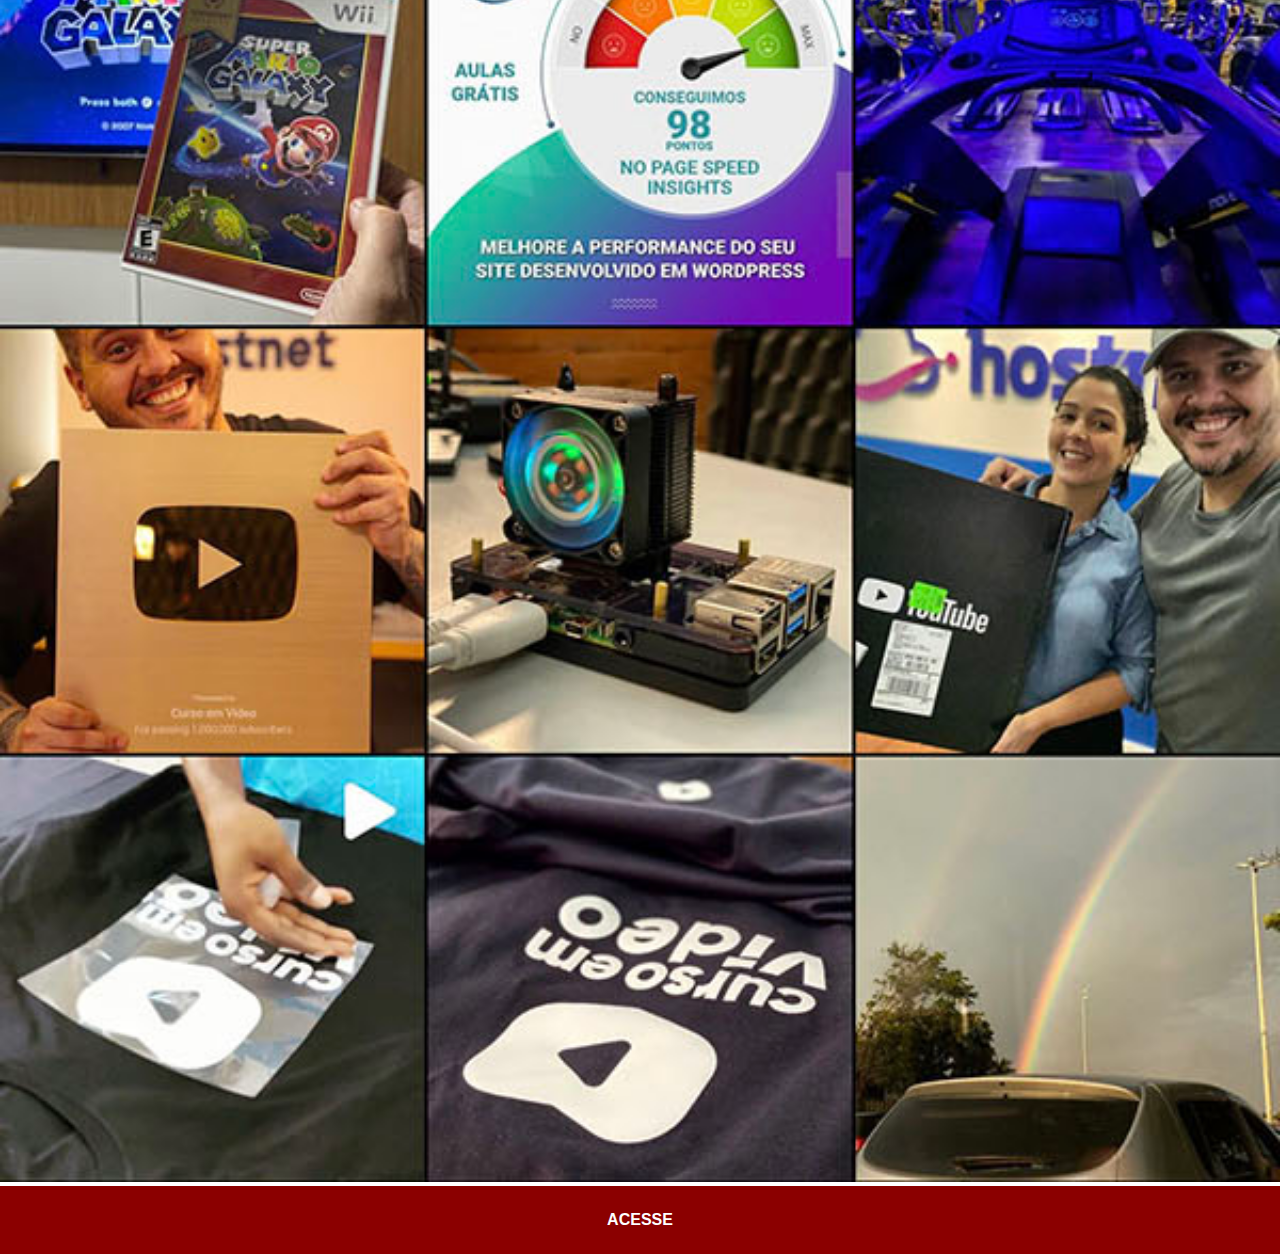
<file: instagram.html>
<!DOCTYPE html>
<html lang="pt-br">
<head>
    <meta charset="UTF-8">
    <meta name="viewport" content="width=device-width, initial-scale=1.0">
    <title>Instagram</title>
    <link rel="stylesheet" href="estilos/social.css">
</head>
<body>
    <img src="imagens/tela-instagram.jpg" alt="Instagram">
    <a href="https://www.instagram.com/gustavoguanabara/" target="_blank">ACESSE</a>
</body>
</html>
</file>
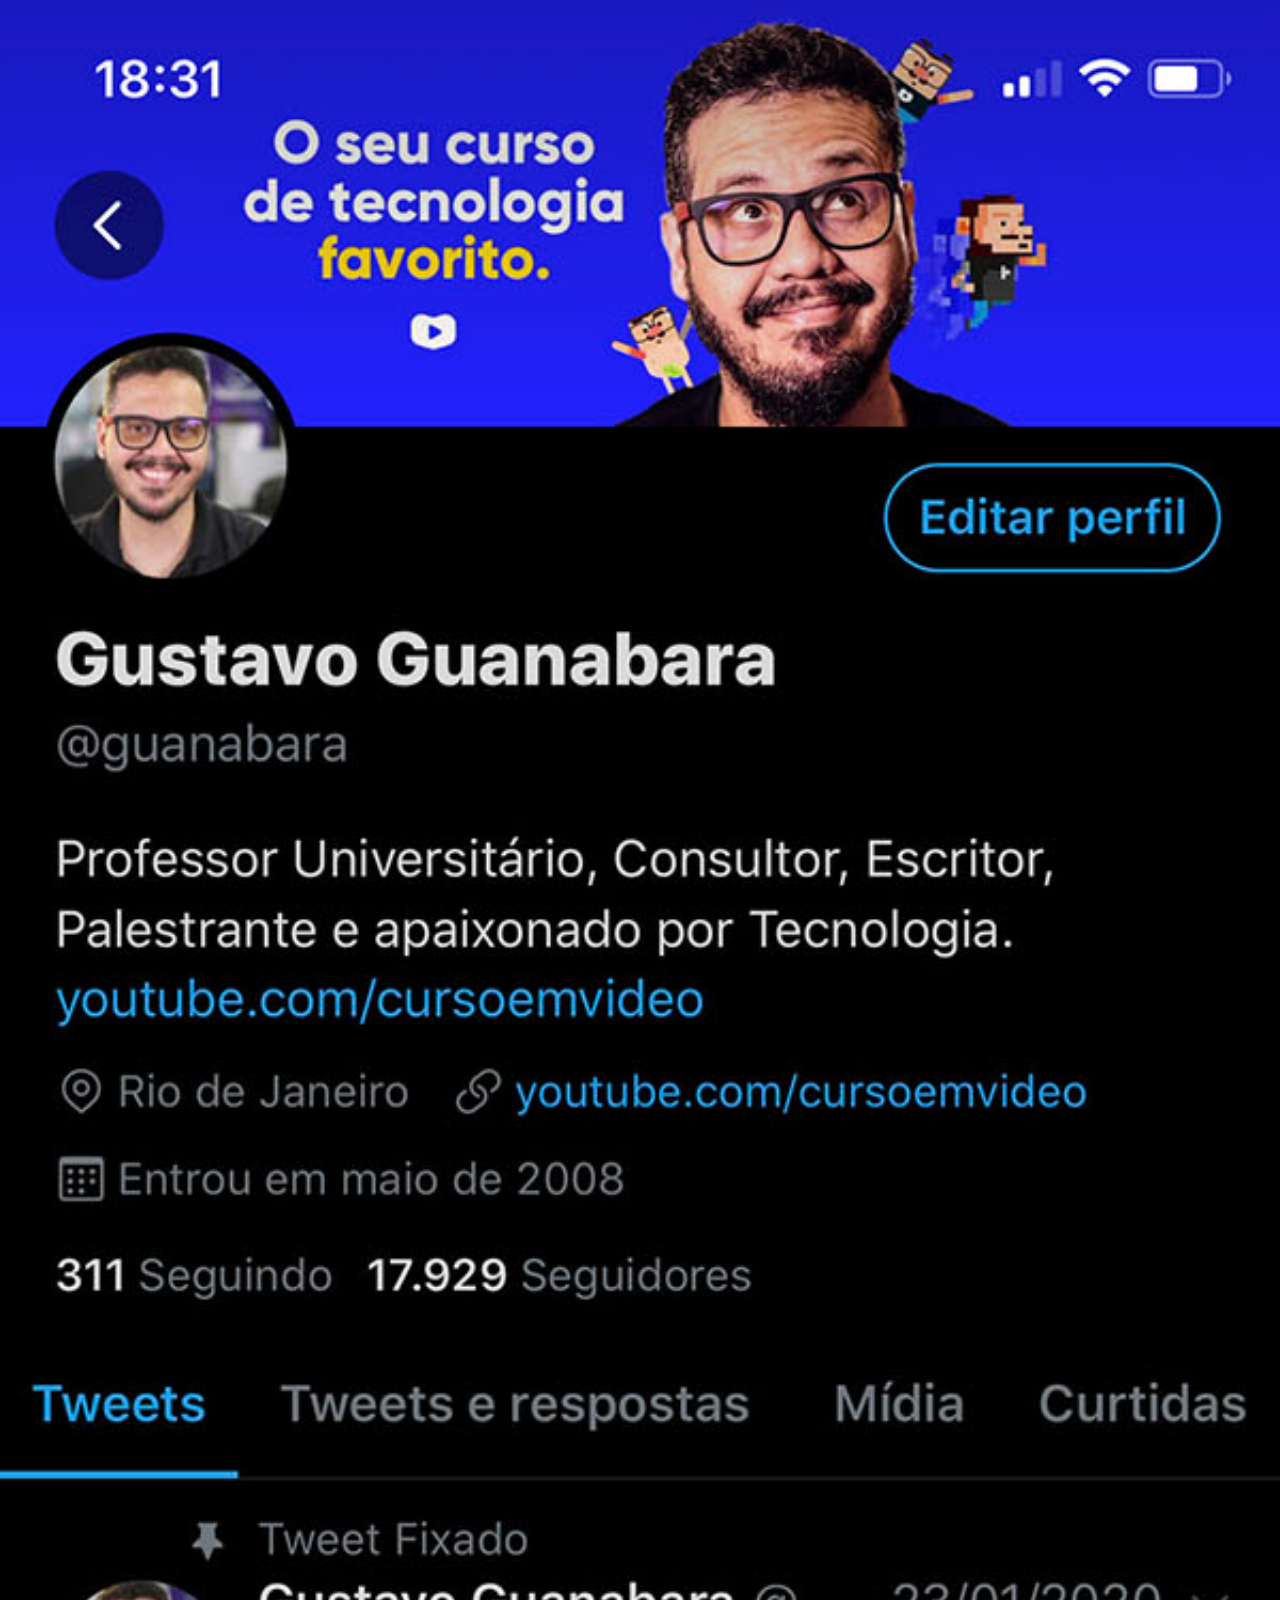
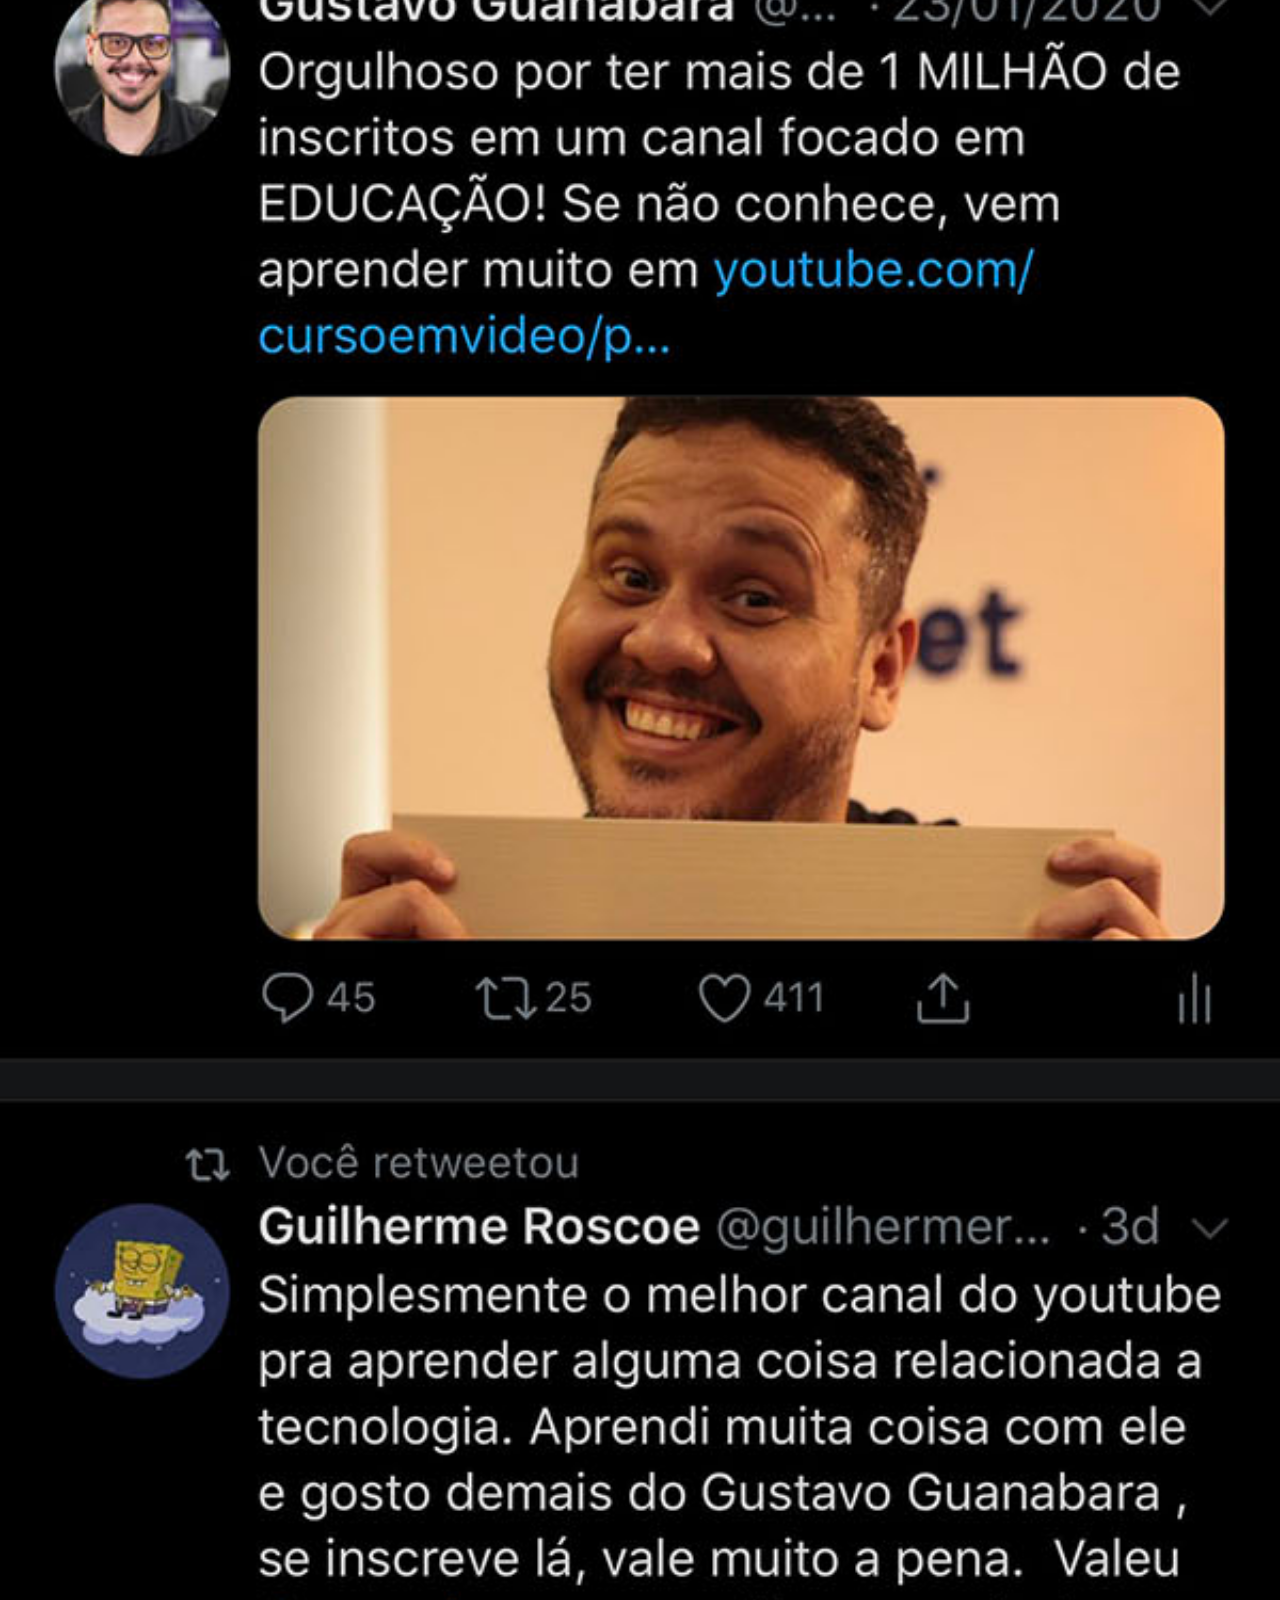
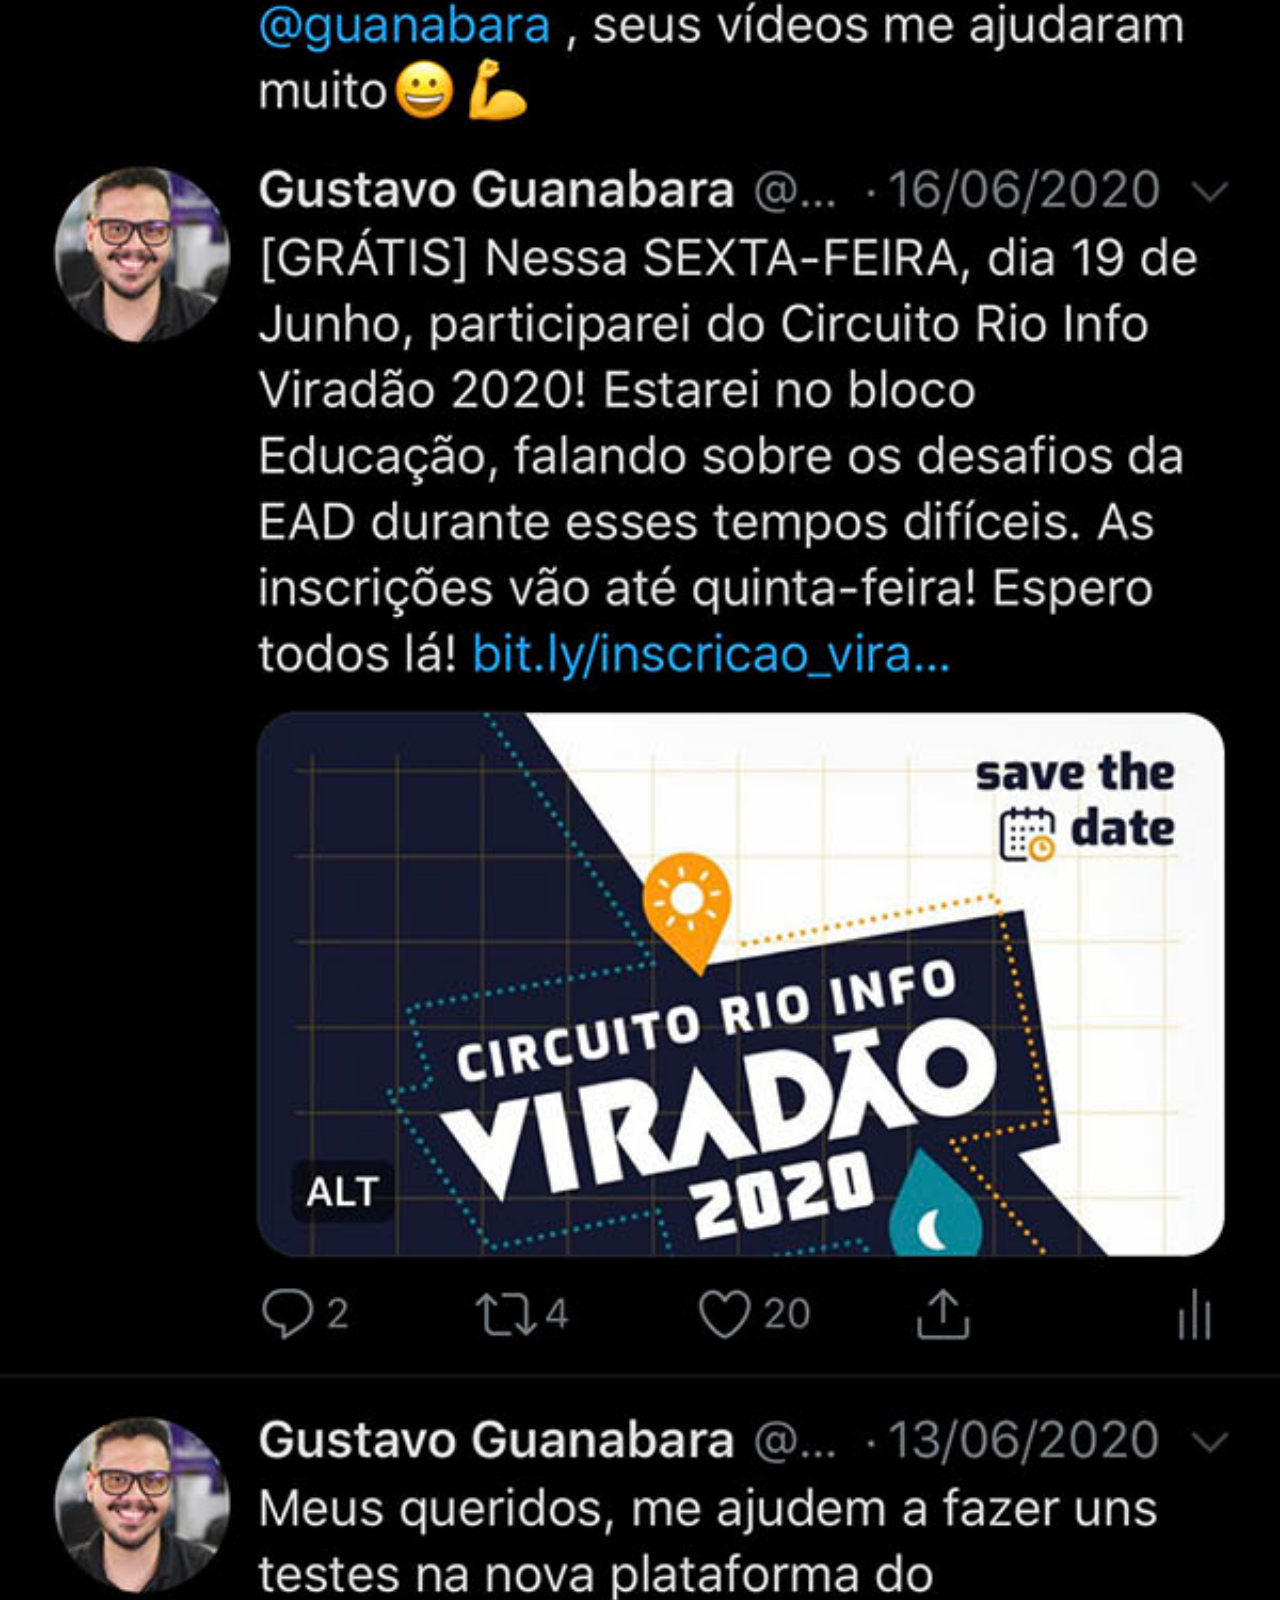
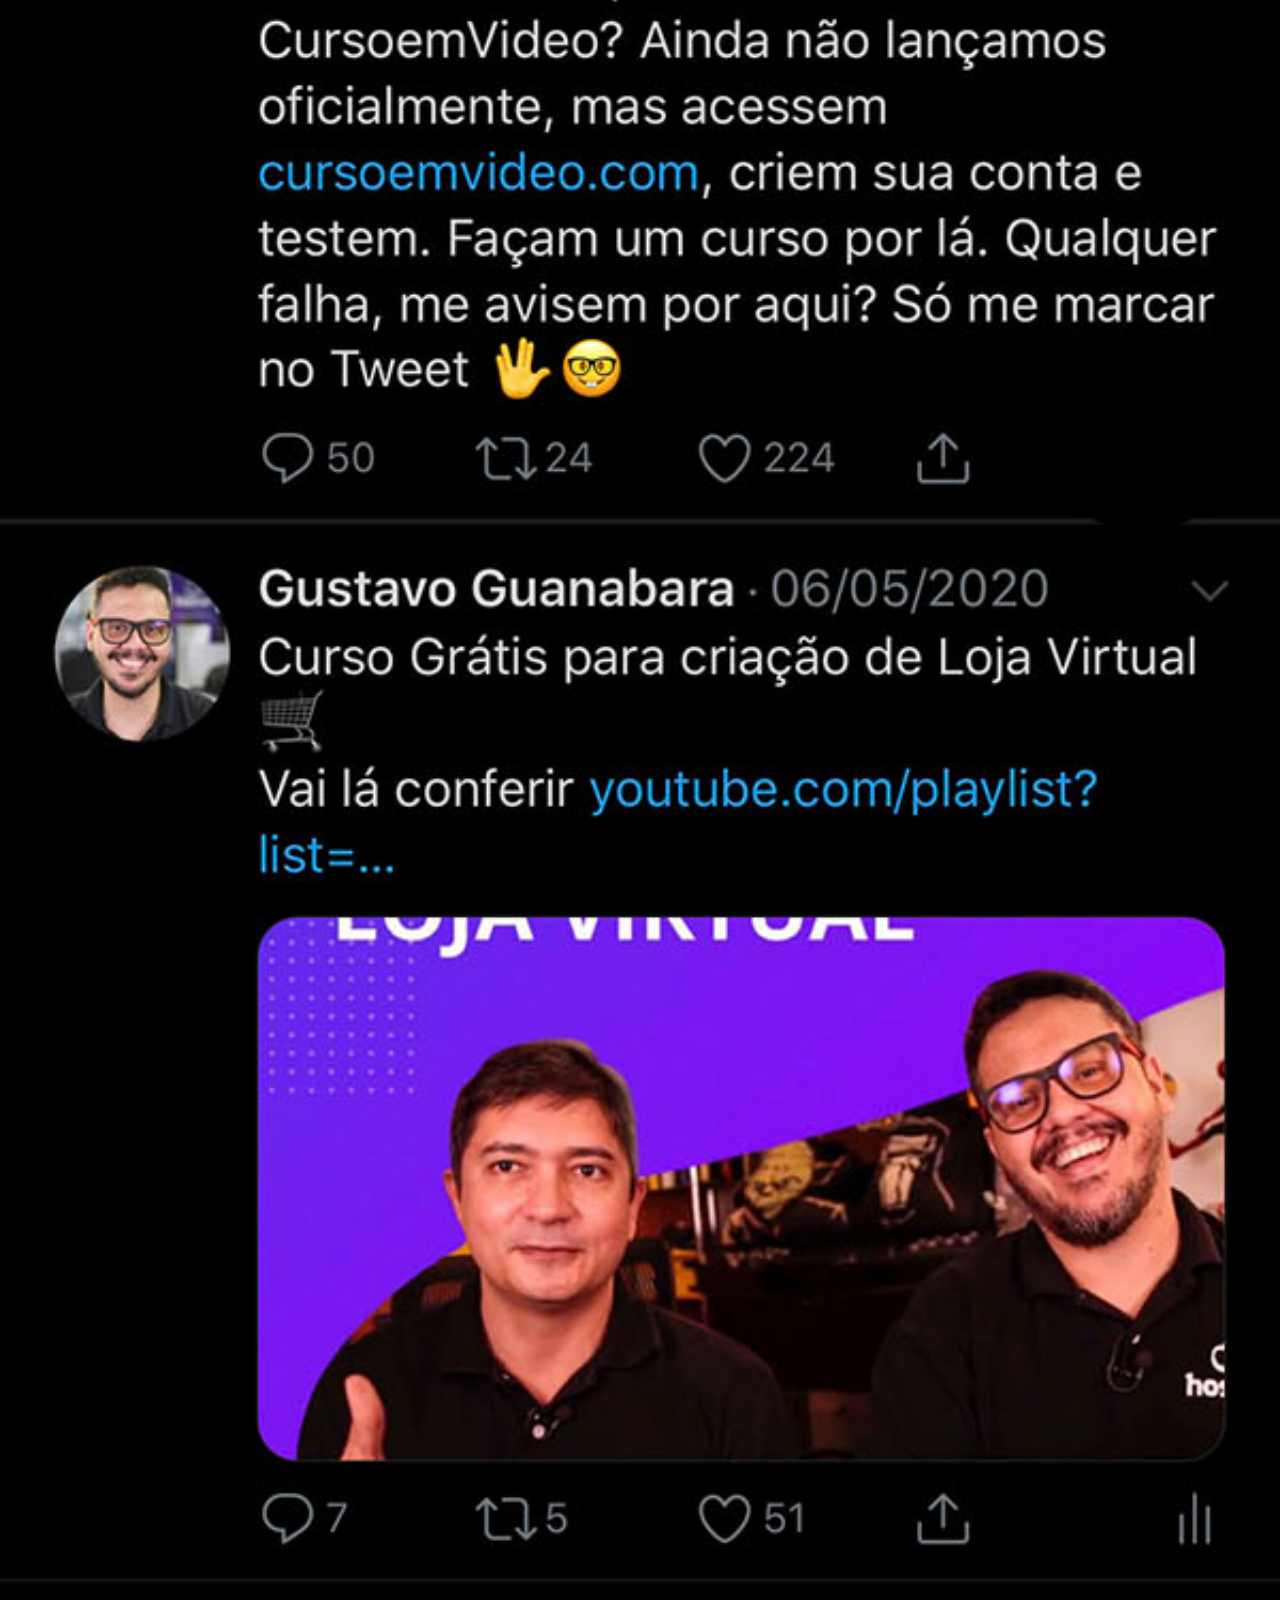
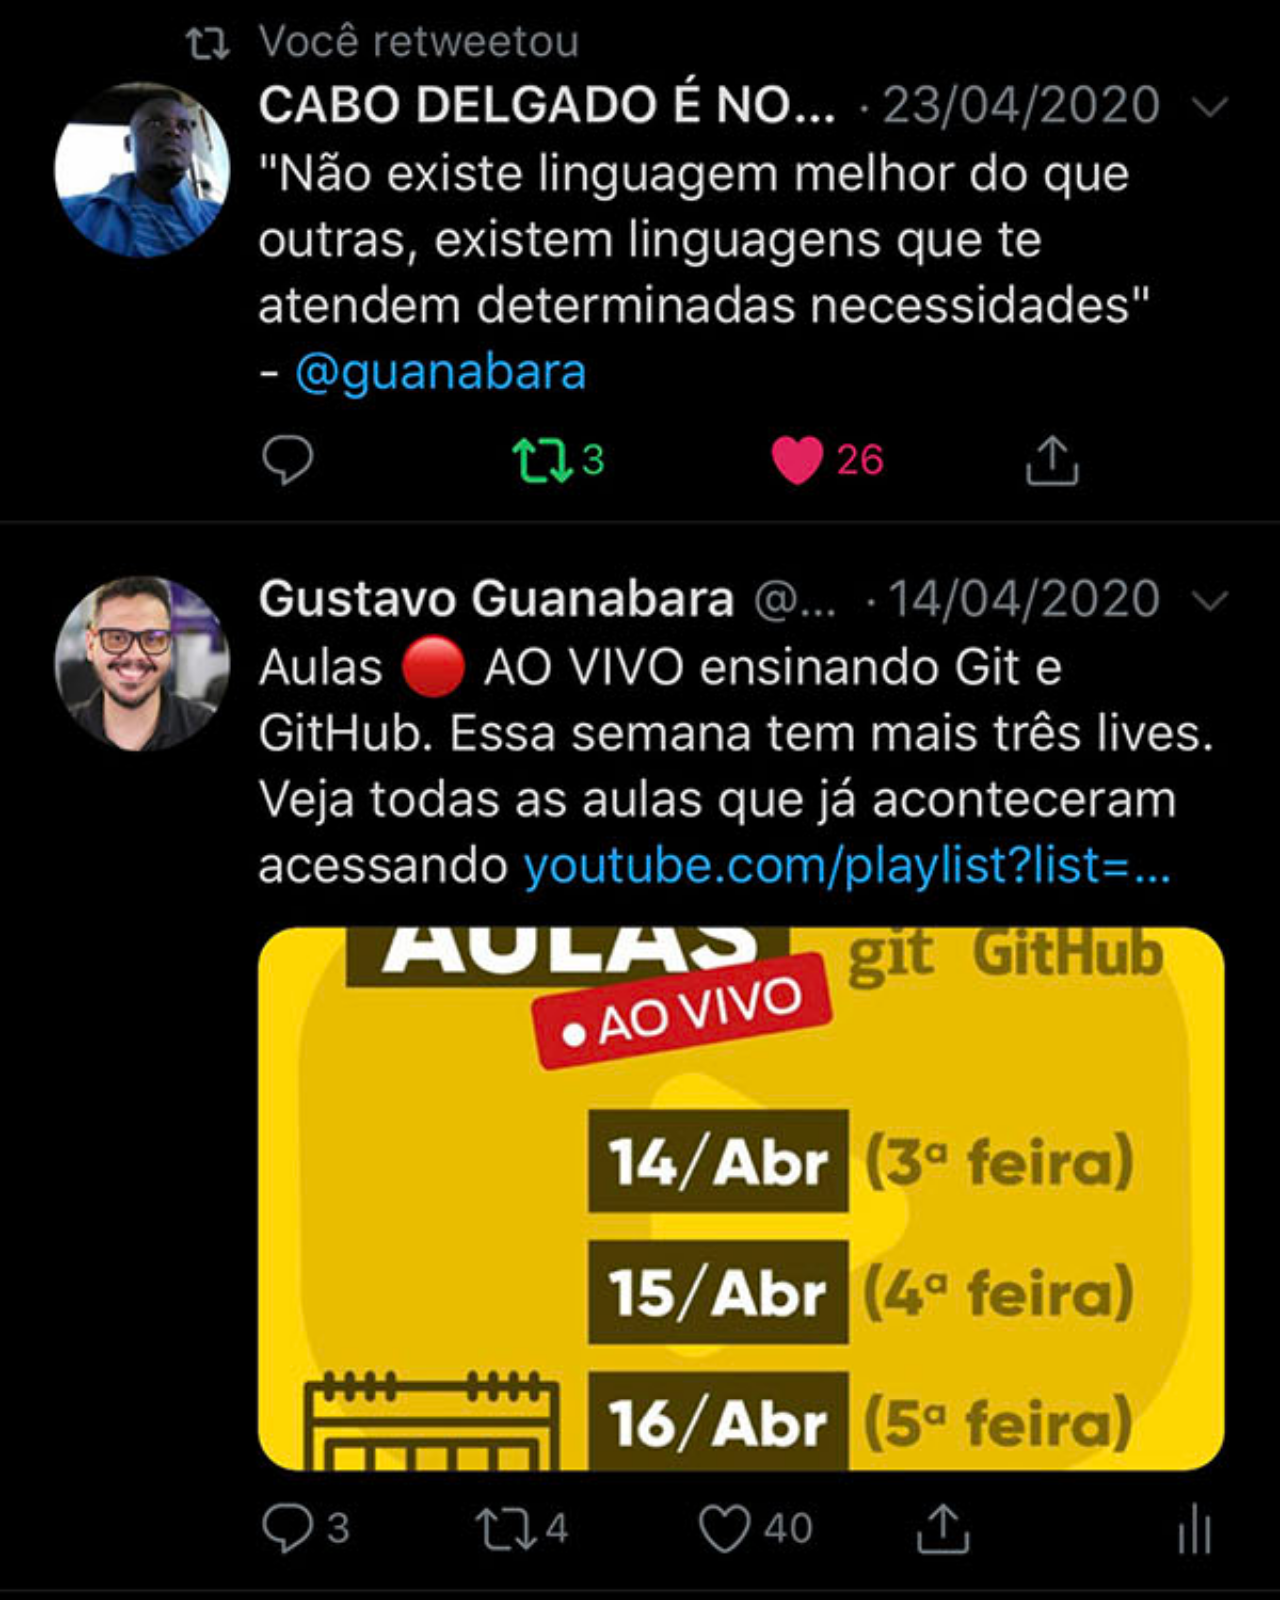
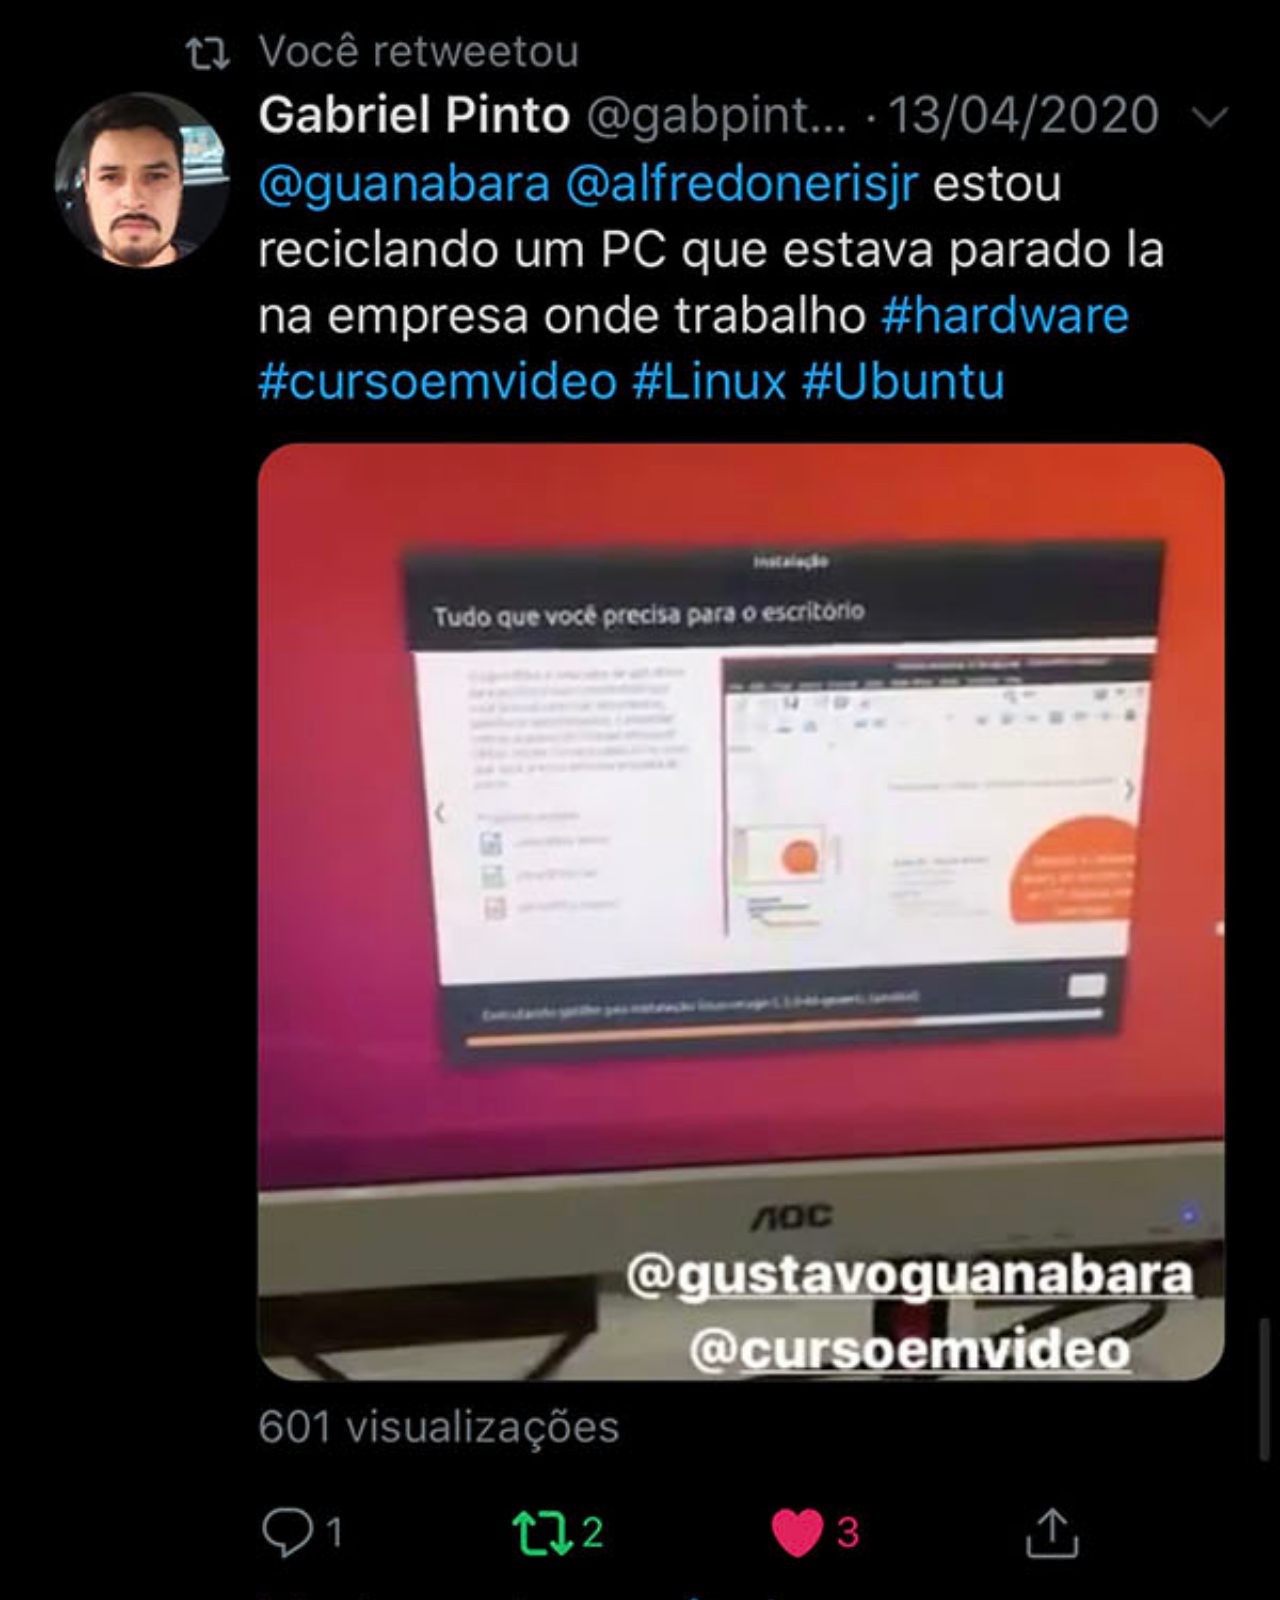
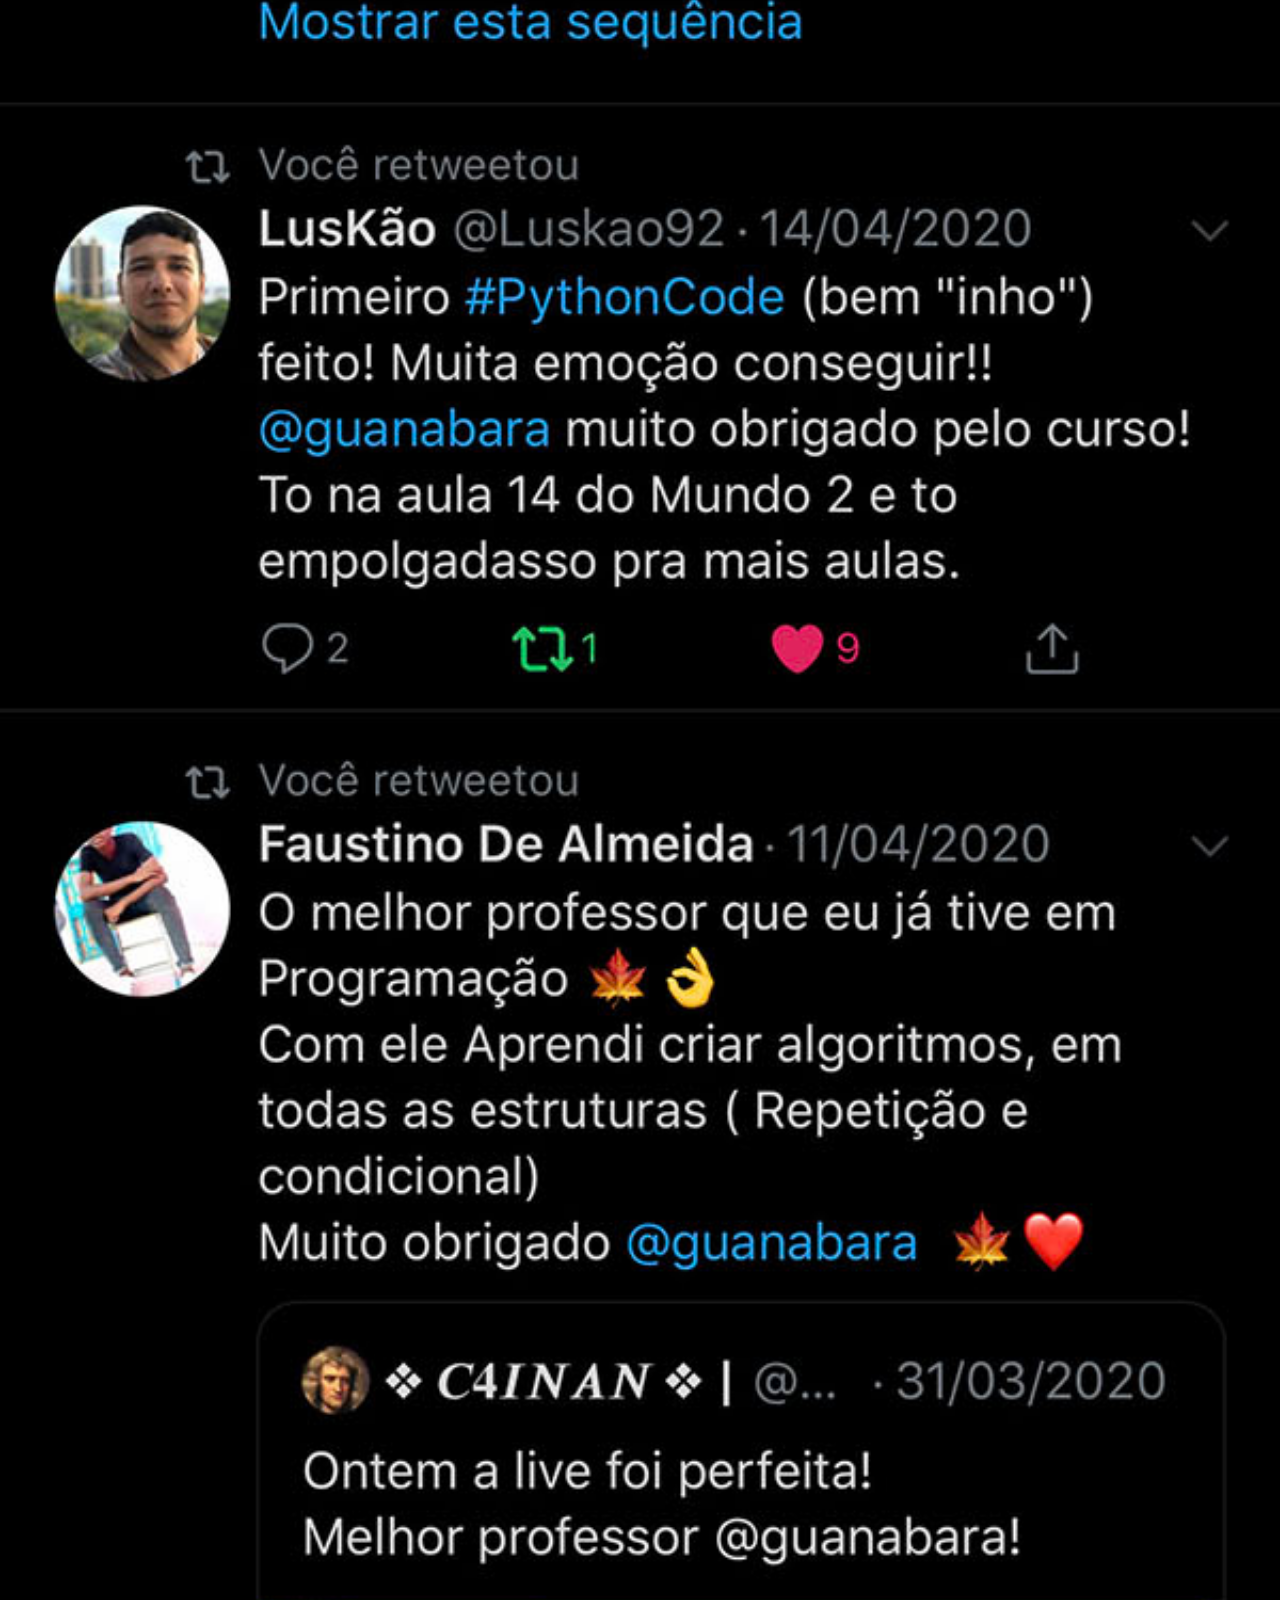
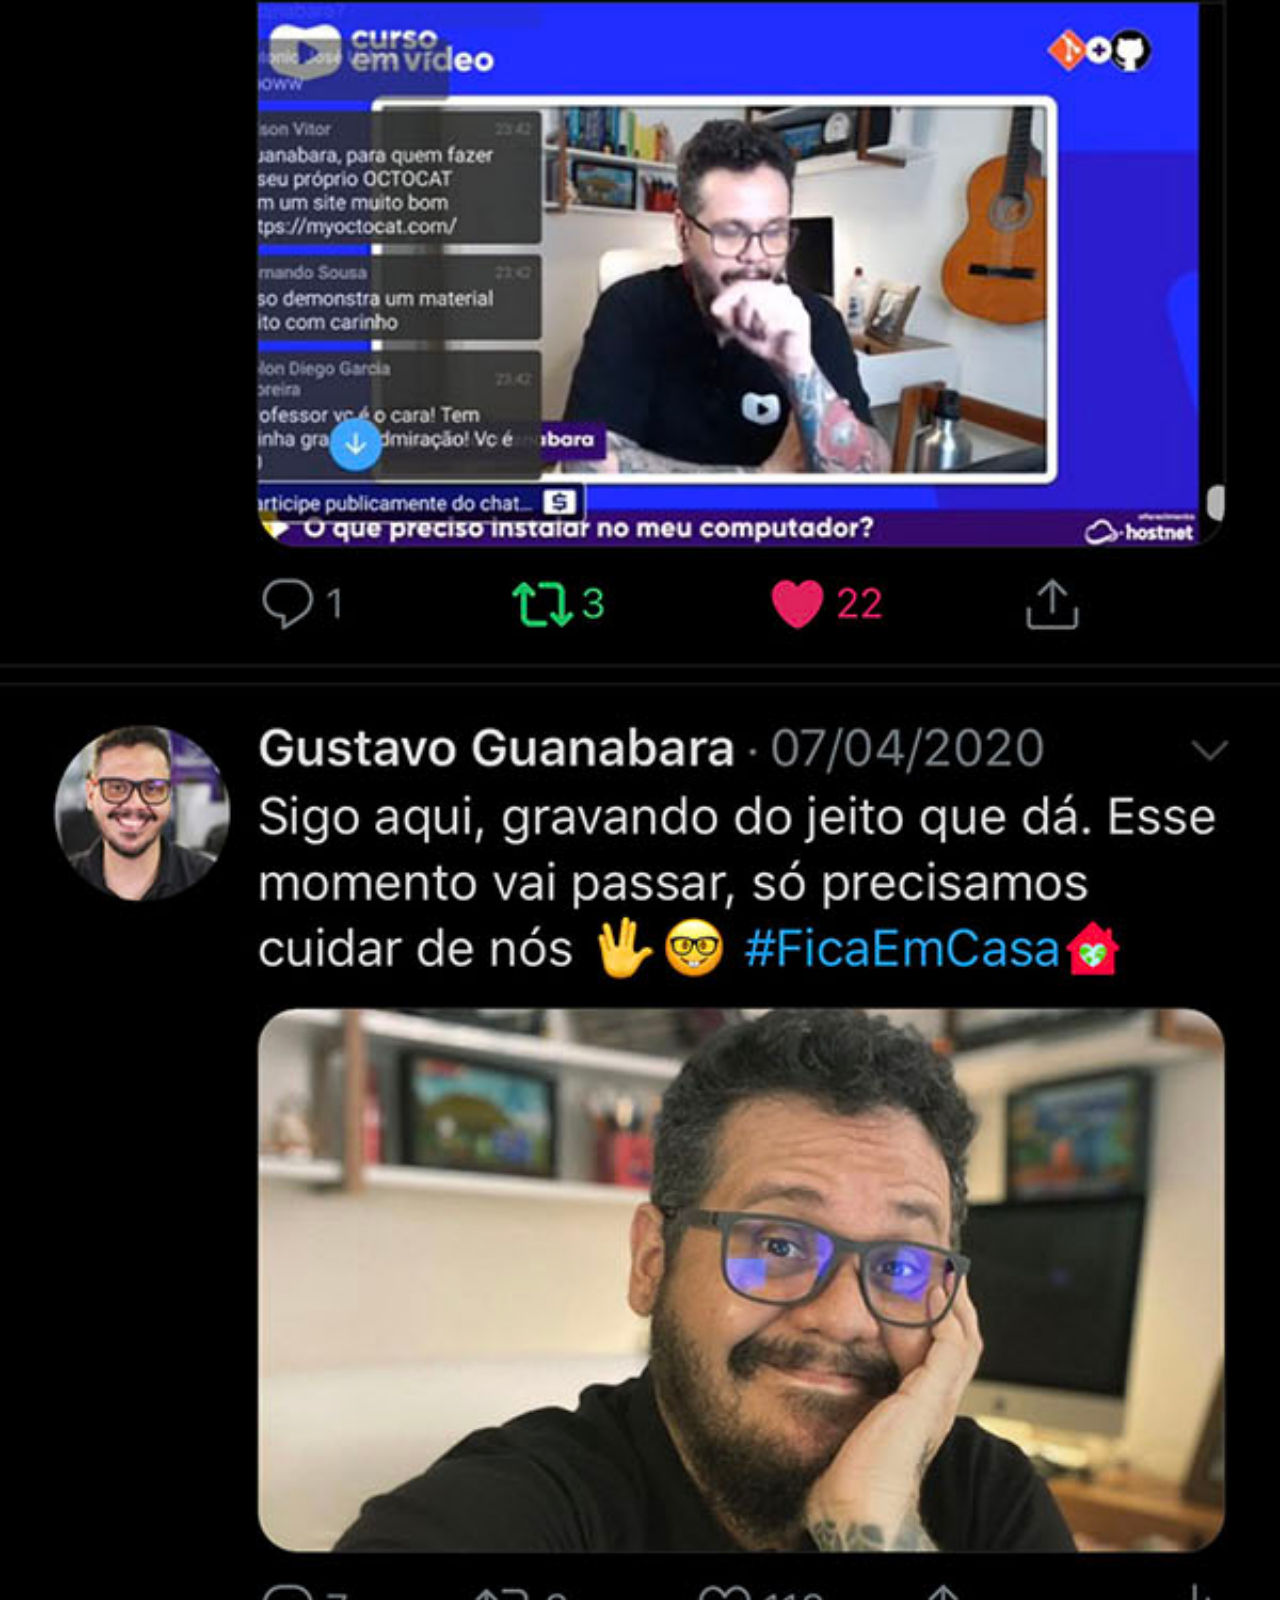
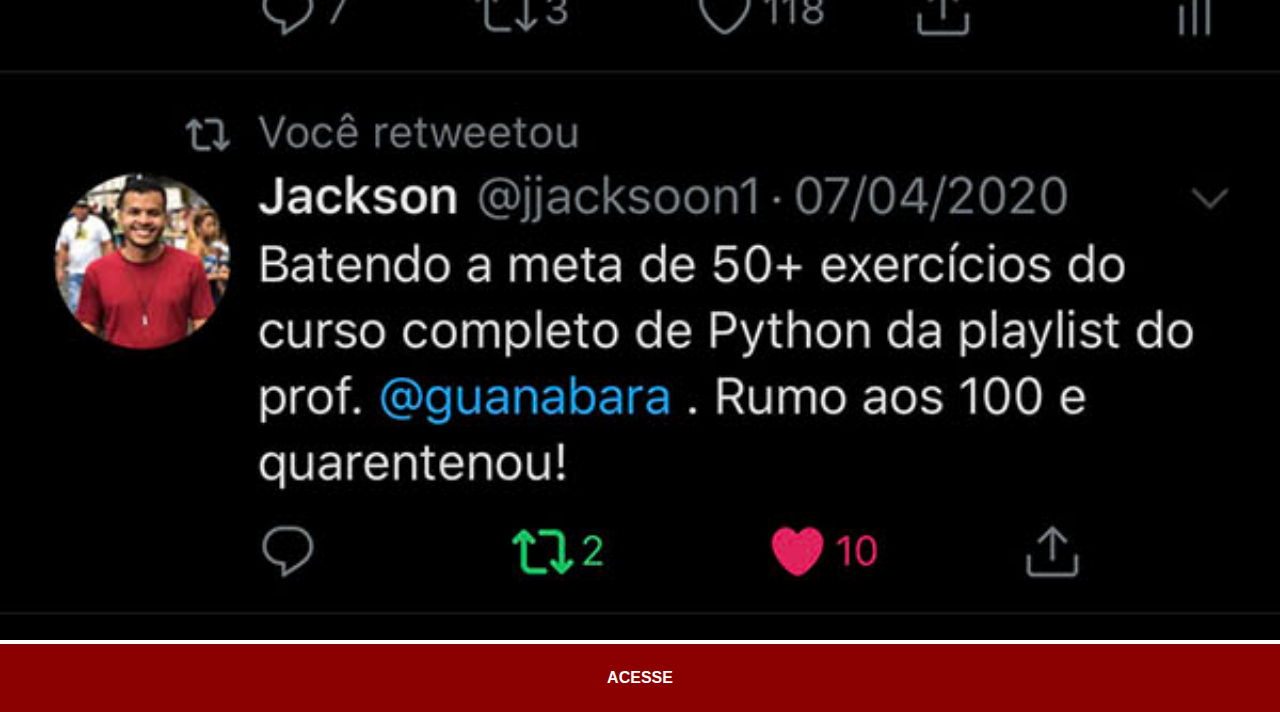
<file: twitter.html>
<!DOCTYPE html>
<html lang="pt-br">
<head>
    <meta charset="UTF-8">
    <meta name="viewport" content="width=device-width, initial-scale=1.0">
    <title>Twitter</title>
    <link rel="stylesheet" href="estilos/social.css">
</head>
<body>
    <img src="imagens/tela-twitter.jpg" alt="Twitter">
    <a href="https://twitter.com/guanabara" target="_blank">ACESSE</a>
</body>
</html>
</file>
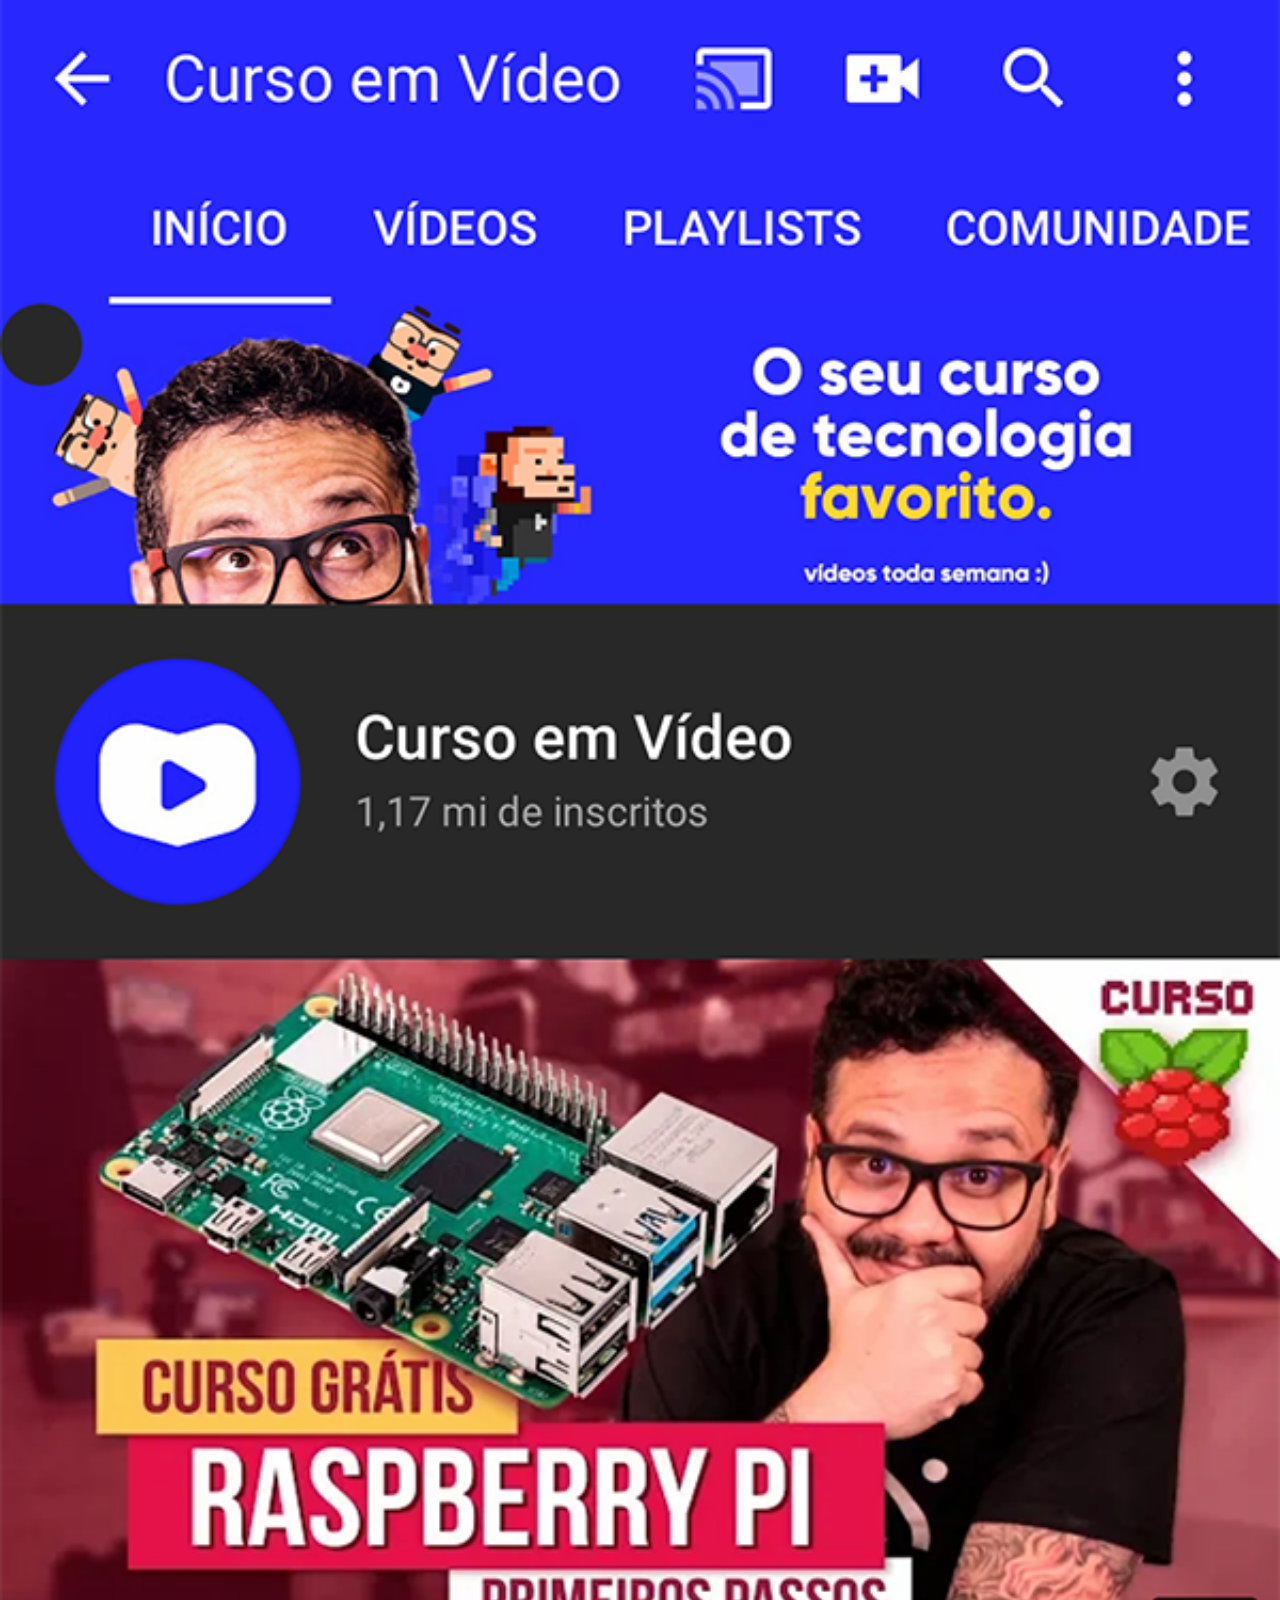
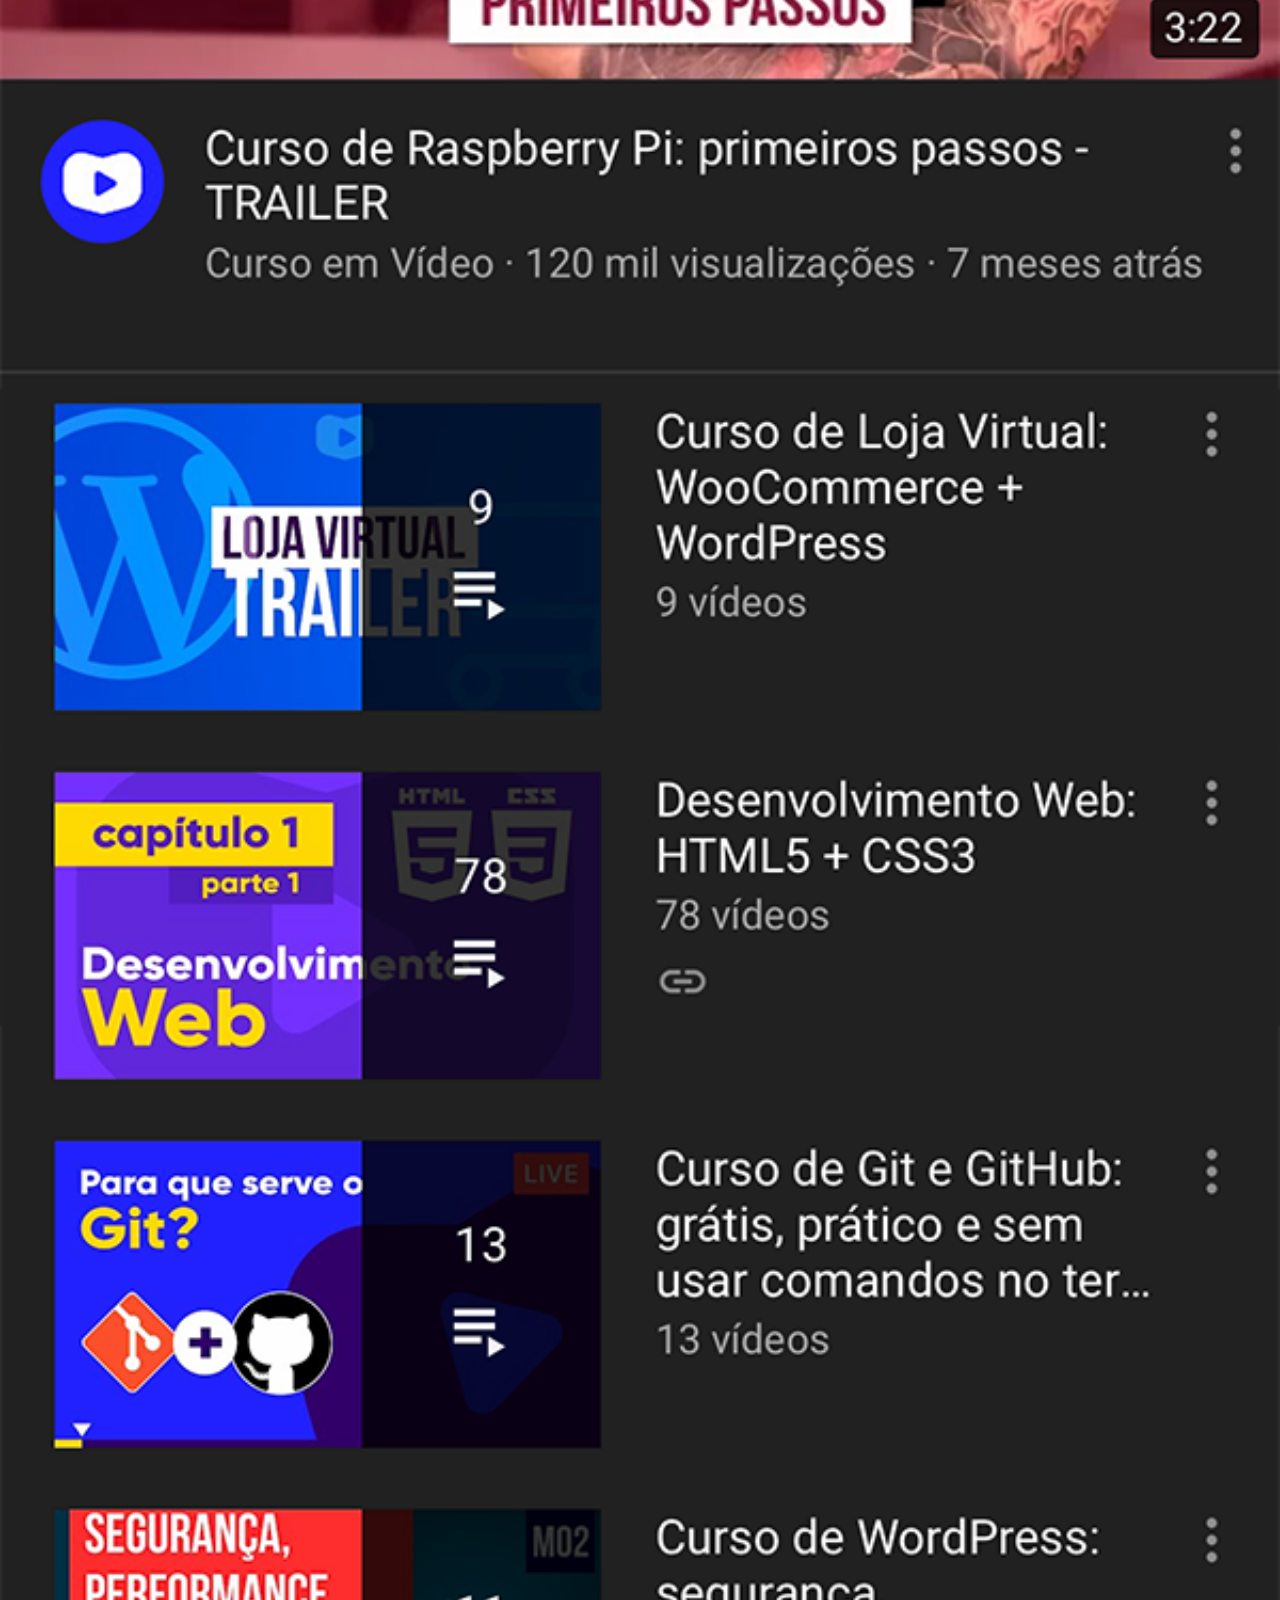
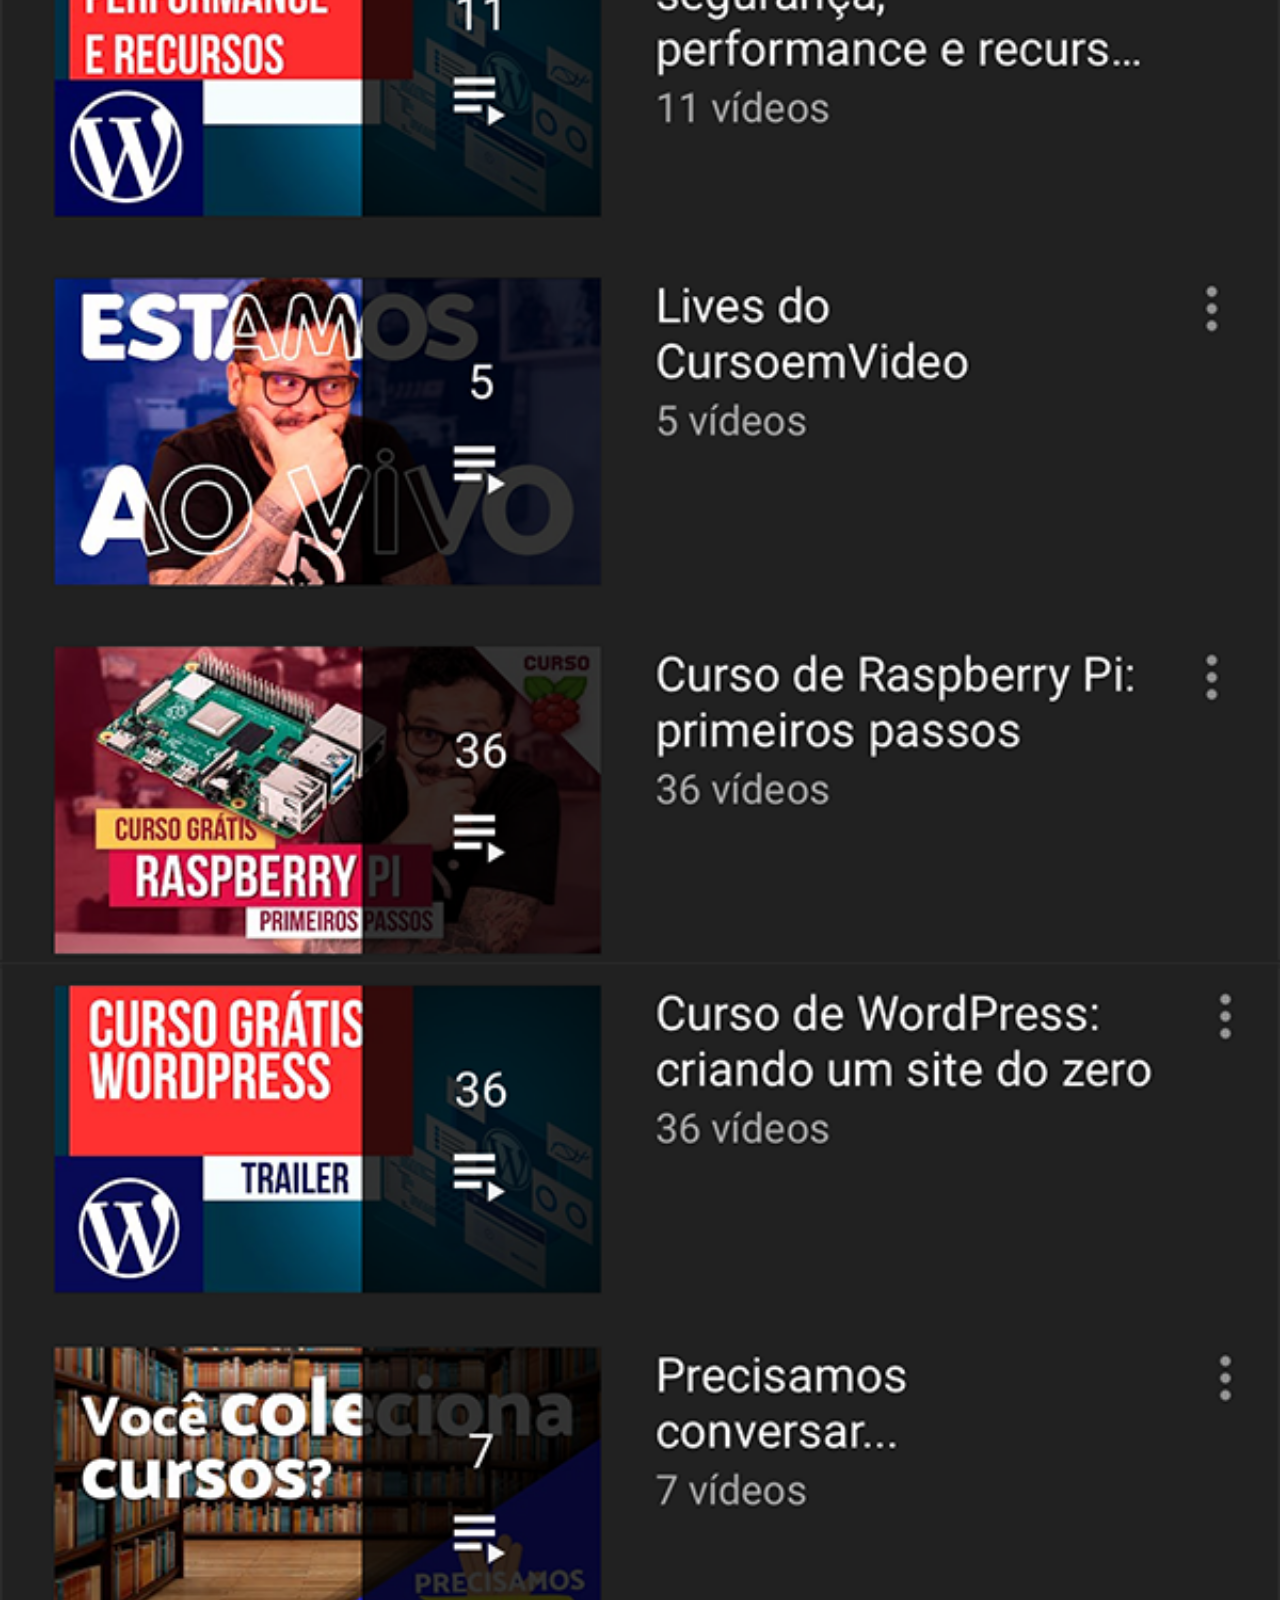
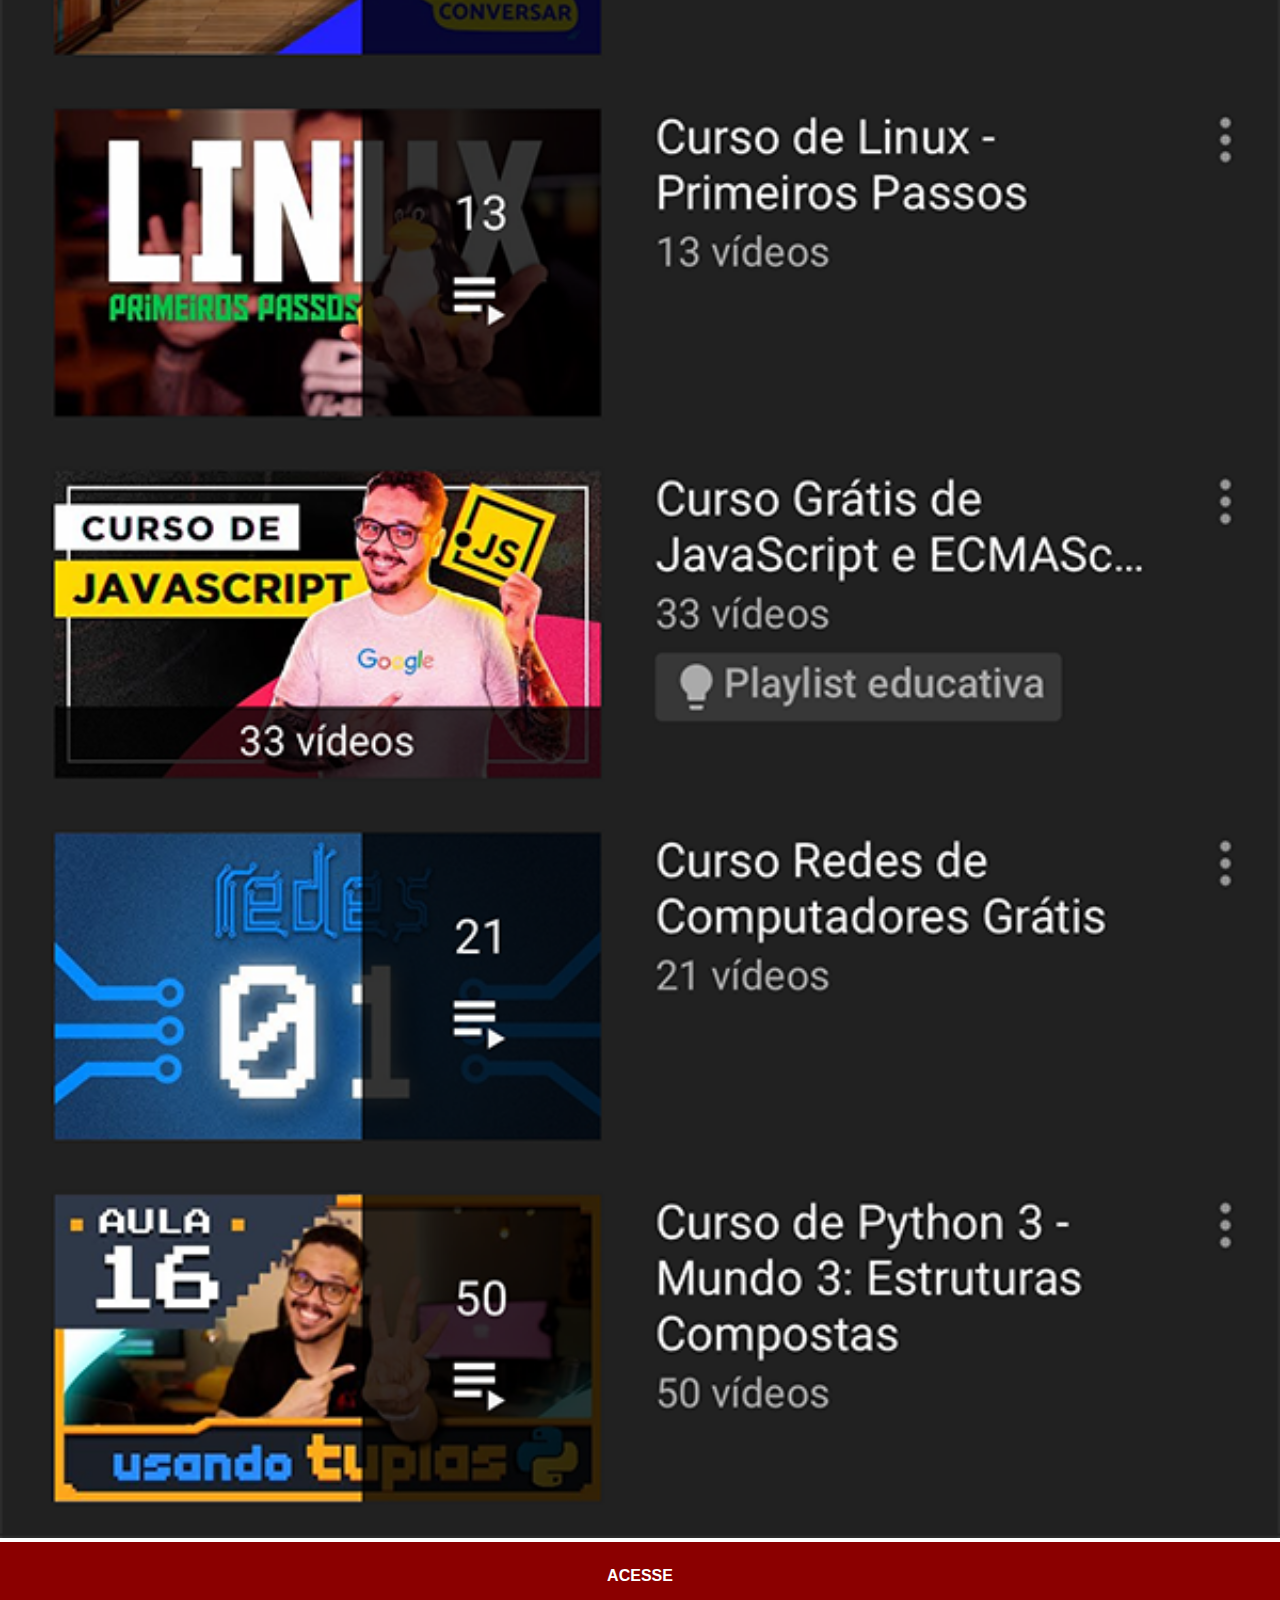
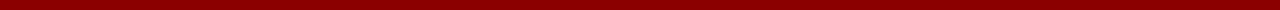
<file: youtube.html>
<!DOCTYPE html>
<html lang="pt-br">
<head>
    <meta charset="UTF-8">
    <meta name="viewport" content="width=device-width, initial-scale=1.0">
    <title>YouTube</title>
    <link rel="stylesheet" href="estilos/social.css">
</head>
<body>
    <img src="imagens/tela-youtube.png" alt="YouTube">
    <a href="https://www.youtube.com/@CursoemVideo/playlists" target="_blank">ACESSE</a>
</body>
</html>
</file>
<file: estilos/style.css>
@charset "UTF-8";

*{
    margin: 0px;
    padding: 0px;
    font-family: Arial, Helvetica, sans-serif;
}

html, body{
    height: 100vh;
    width: 100vw;
    background-color: black;

}

body{
    background: url(../imagens/fundo-madeira.jpg) no-repeat top center;
    background-size: cover;
    background-attachment: fixed;
}
           
main{
    position: relative;
    height: 100vh;
    
}

section#telefone{
    position: absolute;
    top: 50%;
    left: 50%;
    transform: translate(-50%, -50%);

    height: 627px;
    width: 311px;
    background-color: blue;
    background: url(../imagens/frame-iphone.png) no-repeat;

}

iframe#tela{
    position: relative;
    top: 80px;
    left: 23px;

    width: 267px;
    height: 471px;
}

section#redes-sociais img{
    width: 50px;
    margin: 10px;
    border-radius: 50%;
    box-shadow: 2px 2px 5px rgba(0, 0, 0, 0.507);
    box-sizing: border-box;
}

section#redes-sociais{
    text-align: right;
}

section#redes-sociais img:hover{
    border: 4px solid rgba(255, 255, 255, 0.678);
    transform: translate(-3px, -3px);
    box-shadow: 5px 5px 10px rgba(0, 0, 0, 0.616);
    transition: transform 0.2s, border 0.2s;

}
</file>
<file: estilos/social.css>
*{
    margin: 0px;
    padding: 0px;
    font-family: Arial, Helvetica, sans-serif;

}
::-webkit-scrollbar{
    width: 0px;
    height: 0px;
}
img{
    width: 100vw;
}
a{
    display: block;
    background-color: darkred;
    padding: 25px;
    text-align: center;
    font-weight: bolder;
    text-decoration: none;
    color: white;
}
a:hover{
    background-color: rgb(212, 3, 3);
    transition: 0.2s;
}
</file>
